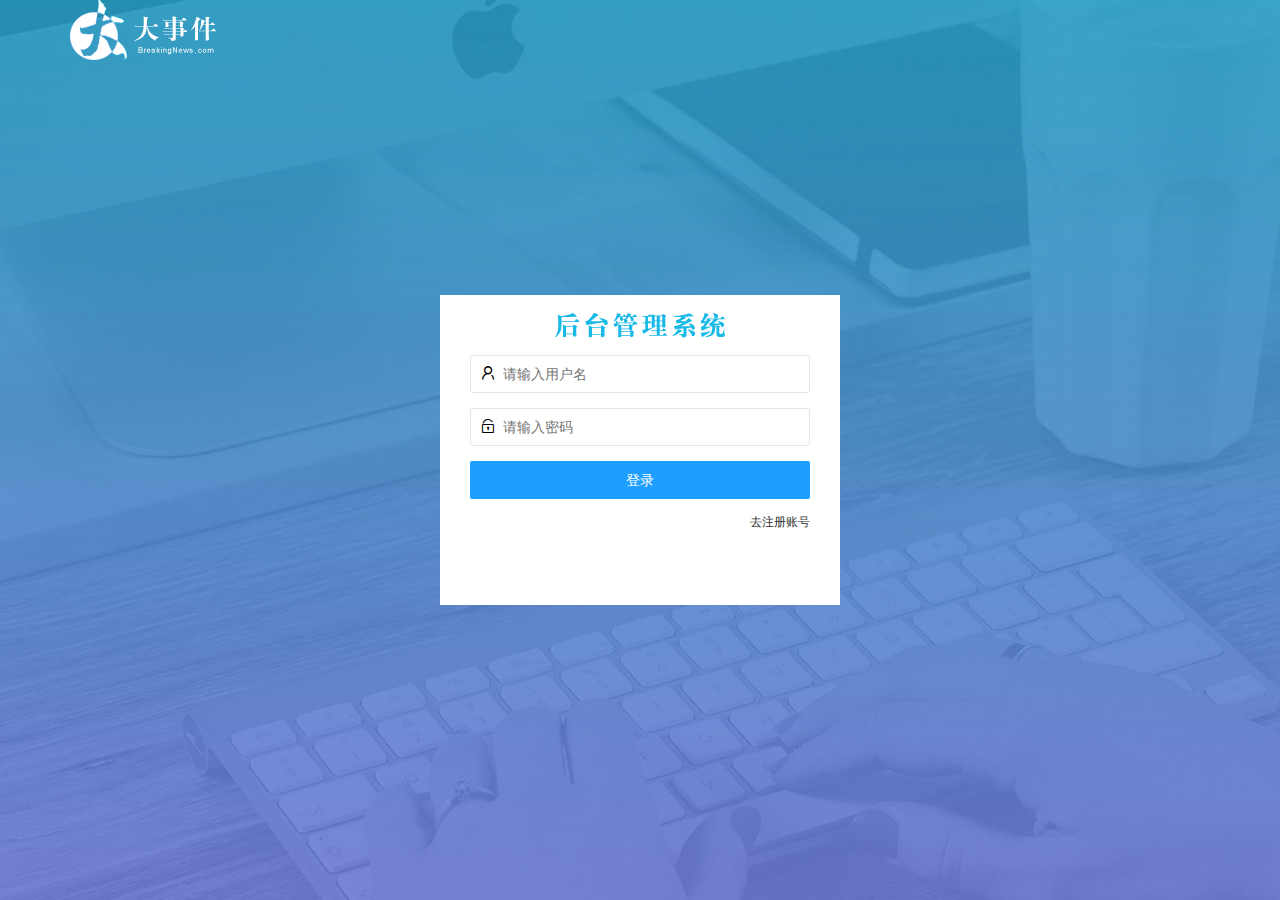
<file: login.html>
<!DOCTYPE html>
<html lang="en">

<head>
    <meta charset="UTF-8">
    <meta http-equiv="X-UA-Compatible" content="IE=edge">
    <meta name="viewport" content="width=device-width, initial-scale=1.0">
    <title>大事件-登录/注册</title>
    <link rel="stylesheet" href="./assets/lib/layui/css/layui.css" />
    <link rel="stylesheet" href="./assets/css/login.css" />
</head>

<body>
    <!-- 头部的 Logo 区域 -->
    <div class="layui-main">
        <img src="./assets/images/logo.png" />
    </div>
    <!-- 登录注册区域 -->
    <div class="loginAndRegBox">
        <div class="title-box">

        </div>
        <!-- 登录的div -->
        <div class="login-box">
            <!-- 登录的表单 -->
            <form class="layui-form" id="form_login">
                <!-- 用户名 -->
                <div class="layui-form-item">
                    <i class="layui-icon layui-icon-username"></i>
                    <input type="text" name="username" required lay-verify="required" placeholder="请输入用户名" autocomplete="off" class="layui-input" />
                </div>
                <!-- 密码 -->
                <div class="layui-form-item">
                    <i class="layui-icon layui-icon-password"></i>
                    <input type="password" name="password" required lay-verify="required|pwd" placeholder="请输入密码" autocomplete="off" class="layui-input" />
                </div>
                <!-- 登录按钮 -->
                <div class="layui-form-item">
                    <!-- 注意：表单提交按钮和普通按钮的区别，就是 lay-submit 属性 -->
                    <button class="layui-btn layui-btn-fluid layui-btn-normal" lay-submit>登录</button>
                </div>
                <div class="layui-form-item links">
                    <a href="javascript:;" id="link_reg">去注册账号</a>
                </div>
            </form>
        </div>
        <!-- 注册的div -->
        <div class="reg-box">
            <!-- 注册的表单 -->
            <form class="layui-form" id="form_reg">
                <!-- 用户名 -->
                <div class="layui-form-item" id="form_reg">
                    <i class="layui-icon layui-icon-username"></i>
                    <input type="text" name="username" required lay-verify="required" placeholder="请输入用户名" autocomplete="off" class="layui-input" />
                </div>
                <!-- 密码 -->
                <div class="layui-form-item">
                    <i class="layui-icon layui-icon-password"></i>
                    <input type="password" name="password" required lay-verify="required|pwd" placeholder="请输入密码" autocomplete="off" class="layui-input" />
                </div>
                <!-- 密码确认框 -->
                <div class="layui-form-item">
                    <i class="layui-icon layui-icon-password"></i>
                    <input type="password" name="repassword" required lay-verify="required|pwd|repwd" placeholder="再次确认密码" autocomplete="off" class="layui-input" />
                </div>
                <!-- 注册按钮 -->
                <div class="layui-form-item">
                    <!-- 注意：表单提交按钮和普通按钮的区别，就是 lay-submit 属性 -->
                    <button class="layui-btn layui-btn-fluid layui-btn-normal" lay-submit>注册</button>
                </div>
                <div class="layui-form-item links">
                    <a href="javascript:;" id="link_login">去登录</a>
                </div>
            </form>
        </div>
    </div>

</body>
<script src="./assets/lib/layui/layui.all.js"></script>
<script src="./assets/lib/jquery.js"></script>
<script src="./assets/js/baseAPI.js"></script>
<script src="./assets/js/login.js"></script>


</html>
</file>
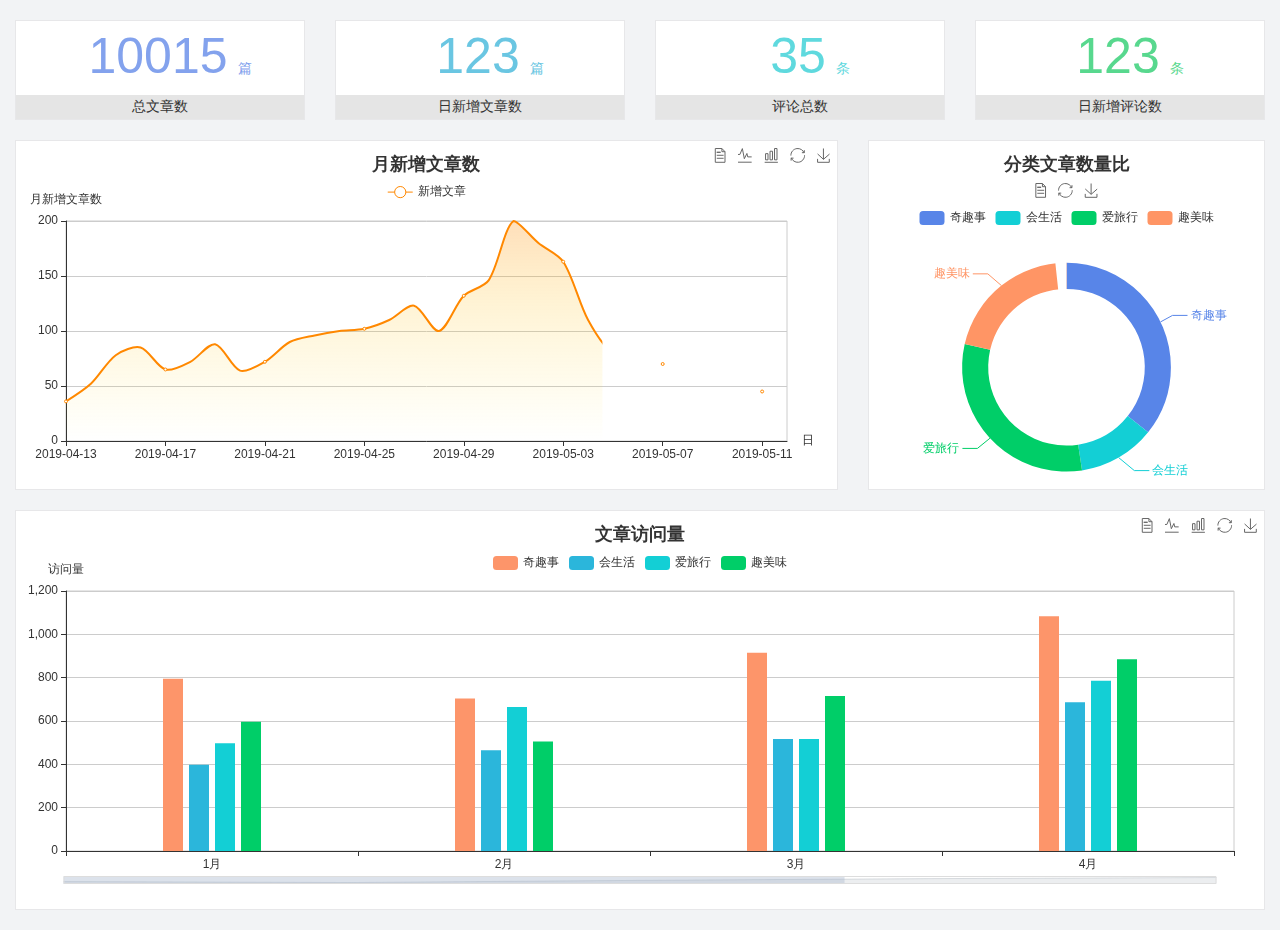
<file: home/dashboard.html>
<!DOCTYPE html>
<html lang="en">

<head>
  <meta charset="UTF-8">
  <meta name="viewport" content="width=device-width, initial-scale=1.0">
  <meta http-equiv="X-UA-Compatible" content="ie=edge">
  <title>图表统计</title>
  <link rel="stylesheet" href="../../assets/lib/bootstrap.css" />
  <link rel="stylesheet" href="../../assets/lib/main.css" />
  <script src="../../assets/lib/jquery.js"></script>
  <script type="text/javascript" src="../../assets/lib/echarts.min.js"></script>
</head>

<body>
  <div class="container-fluid">
    <div class="row spannel_list">
      <div class="col-sm-3 col-xs-6">
        <div class="spannel">
          <em>10015</em><span>篇</span>
          <b>总文章数</b>
        </div>
      </div>
      <div class="col-sm-3 col-xs-6">
        <div class="spannel scolor01">
          <em>123</em><span>篇</span>
          <b>日新增文章数</b>
        </div>
      </div>
      <div class="col-sm-3 col-xs-6">
        <div class="spannel scolor02">
          <em>35</em><span>条</span>
          <b>评论总数</b>
        </div>
      </div>
      <div class="col-sm-3 col-xs-6">
        <div class="spannel scolor03">
          <em>123</em><span>条</span>
          <b>日新增评论数</b>
        </div>
      </div>
    </div>
  </div>

  <div class="container-fluid">
    <div class="row curve-pie">
      <div class="col-lg-8 col-md-8">
        <div class="gragh_pannel" id="curve_show"></div>
      </div>
      <div class="col-lg-4 col-md-4">
        <div class="gragh_pannel" id="pie_show"></div>
      </div>
    </div>
  </div>

  <div class="container-fluid">
    <div class="column_pannel" id="column_show"></div>
  </div>

  <script>
    var oChart = echarts.init(document.getElementById('curve_show'));
    var aList_all = [
      { 'count': 36, 'date': '2019-04-13' },
      { 'count': 52, 'date': '2019-04-14' },
      { 'count': 78, 'date': '2019-04-15' },
      { 'count': 85, 'date': '2019-04-16' },
      { 'count': 65, 'date': '2019-04-17' },
      { 'count': 72, 'date': '2019-04-18' },
      { 'count': 88, 'date': '2019-04-19' },
      { 'count': 64, 'date': '2019-04-20' },
      { 'count': 72, 'date': '2019-04-21' },
      { 'count': 90, 'date': '2019-04-22' },
      { 'count': 96, 'date': '2019-04-23' },
      { 'count': 100, 'date': '2019-04-24' },
      { 'count': 102, 'date': '2019-04-25' },
      { 'count': 110, 'date': '2019-04-26' },
      { 'count': 123, 'date': '2019-04-27' },
      { 'count': 100, 'date': '2019-04-28' },
      { 'count': 132, 'date': '2019-04-29' },
      { 'count': 146, 'date': '2019-04-30' },
      { 'count': 200, 'date': '2019-05-01' },
      { 'count': 180, 'date': '2019-05-02' },
      { 'count': 163, 'date': '2019-05-03' },
      { 'count': 110, 'date': '2019-05-04' },
      { 'count': 80, 'date': '2019-05-05' },
      { 'count': 82, 'date': '2019-05-06' },
      { 'count': 70, 'date': '2019-05-07' },
      { 'count': 65, 'date': '2019-05-08' },
      { 'count': 54, 'date': '2019-05-09' },
      { 'count': 40, 'date': '2019-05-10' },
      { 'count': 45, 'date': '2019-05-11' },
      { 'count': 38, 'date': '2019-05-12' },
    ];

    let aCount = [];
    let aDate = [];

    for (var i = 0; i < aList_all.length; i++) {
      aCount.push(aList_all[i].count);
      aDate.push(aList_all[i].date);
    }

    var chartopt = {
      title: {
        text: '月新增文章数',
        left: 'center',
        top: '10'
      },
      tooltip: {
        trigger: 'axis'
      },
      legend: {
        data: ['新增文章'],
        top: '40'
      },
      toolbox: {
        show: true,
        feature: {
          mark: { show: true },
          dataView: { show: true, readOnly: false },
          magicType: { show: true, type: ['line', 'bar'] },
          restore: { show: true },
          saveAsImage: { show: true }
        }
      },
      calculable: true,
      xAxis: [
        {
          name: '日',
          type: 'category',
          boundaryGap: false,
          data: aDate
        }
      ],
      yAxis: [
        {
          name: '月新增文章数',
          type: 'value'
        }
      ],
      series: [
        {
          name: '新增文章',
          type: 'line',
          smooth: true,
          itemStyle: { normal: { areaStyle: { type: 'default' }, color: '#f80' }, lineStyle: { color: '#f80' } },
          data: aCount
        }],
      areaStyle: {
        normal: {
          color: new echarts.graphic.LinearGradient(0, 0, 0, 1, [{
            offset: 0,
            color: 'rgba(255,136,0,0.39)'
          }, {
            offset: .34,
            color: 'rgba(255,180,0,0.25)'
          }, {
            offset: 1,
            color: 'rgba(255,222,0,0.00)'
          }])

        }
      },
      grid: {
        show: true,
        x: 50,
        x2: 50,
        y: 80,
        height: 220
      }
    };

    oChart.setOption(chartopt);


    var oPie = echarts.init(document.getElementById('pie_show'));
    var oPieopt =
    {
      title: {
        top: 10,
        text: '分类文章数量比',
        x: 'center'
      },
      tooltip: {
        trigger: 'item',
        formatter: "{a} <br/>{b} : {c} ({d}%)"
      },
      color: ['#5885e8', '#13cfd5', '#00ce68', '#ff9565'],
      legend: {
        x: 'center',
        top: 65,
        data: ['奇趣事', '会生活', '爱旅行', '趣美味']
      },
      toolbox: {
        show: true,
        x: 'center',
        top: 35,
        feature: {
          mark: { show: true },
          dataView: { show: true, readOnly: false },
          magicType: {
            show: true,
            type: ['pie', 'funnel'],
            option: {
              funnel: {
                x: '25%',
                width: '50%',
                funnelAlign: 'left',
                max: 1548
              }
            }
          },
          restore: { show: true },
          saveAsImage: { show: true }
        }
      },
      calculable: true,
      series: [
        {
          name: '访问来源',
          type: 'pie',
          radius: ['45%', '60%'],
          center: ['50%', '65%'],
          data: [
            { value: 300, name: '奇趣事' },
            { value: 100, name: '会生活' },
            { value: 260, name: '爱旅行' },
            { value: 180, name: '趣美味' }
          ]
        }
      ]
    };
    oPie.setOption(oPieopt);



    var oColumn = this.echarts.init(document.getElementById('column_show'));
    var oColumnopt =
    {
      title: {
        text: '文章访问量',
        left: 'center',
        top: '10'
      },
      tooltip: {
        trigger: 'axis'
      },
      legend: {
        data: ['奇趣事', '会生活', '爱旅行', '趣美味'],
        top: '40'
      },
      toolbox: {
        show: true,
        feature: {
          mark: { show: true },
          dataView: { show: true, readOnly: false },
          magicType: { show: true, type: ['line', 'bar'] },
          restore: { show: true },
          saveAsImage: { show: true }
        }
      },
      calculable: true,
      xAxis: [
        {
          type: 'category',
          data: ['1月', '2月', '3月', '4月', '5月']
        }
      ],
      yAxis: [
        {
          name: '访问量',
          type: 'value'
        }
      ],
      series: [
        {
          name: '奇趣事',
          type: 'bar',
          barWidth: 20,
          itemStyle: {
            normal: { areaStyle: { type: 'default' }, color: '#fd956a' }
          },
          data: [800, 708, 920, 1090, 1200]
        },
        {
          name: '会生活',
          type: 'bar',
          barWidth: 20,
          itemStyle: {
            normal: { areaStyle: { type: 'default' }, color: '#2bb6db' }
          },
          data: [400, 468, 520, 690, 800]
        },
        {
          name: '爱旅行',
          type: 'bar',
          barWidth: 20,
          itemStyle: {
            normal: { areaStyle: { type: 'default' }, color: '#13cfd5' }
          },
          data: [500, 668, 520, 790, 900]
        },
        {
          name: '趣美味',
          type: 'bar',
          barWidth: 20,
          itemStyle: {
            normal: { areaStyle: { type: 'default' }, color: '#00ce68' }
          },
          data: [600, 508, 720, 890, 1000]
        }
      ],
      grid: {
        show: true,
        x: 50,
        x2: 30,
        y: 80,
        height: 260
      },
      dataZoom: [//给x轴设置滚动条
        {
          start: 0,//默认为0
          end: 100 - 1000 / 31,//默认为100
          type: 'slider',
          show: true,
          xAxisIndex: [0],
          handleSize: 0,//滑动条的 左右2个滑动条的大小
          height: 8,//组件高度
          left: 45, //左边的距离
          right: 50,//右边的距离
          bottom: 26,//右边的距离
          handleColor: '#ddd',//h滑动图标的颜色
          handleStyle: {
            borderColor: "#cacaca",
            borderWidth: "1",
            shadowBlur: 2,
            background: "#ddd",
            shadowColor: "#ddd",
          }
        }]
    };
    oColumn.setOption(oColumnopt);
  </script>
</body>

</html>
</file>
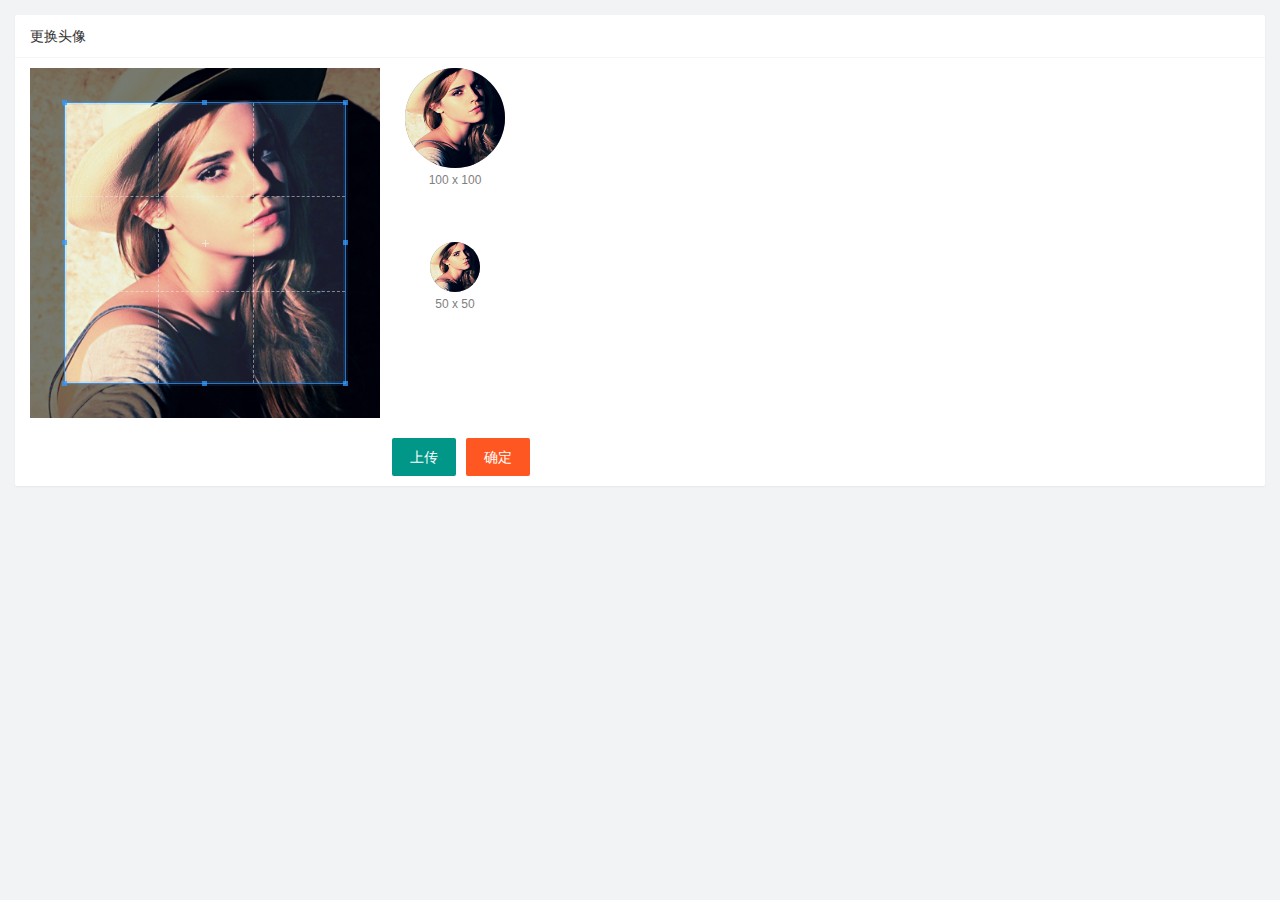
<file: user/user_avater.html>
<!DOCTYPE html>
<html lang="en">

<head>
    <meta charset="UTF-8" />
    <meta name="viewport" content="width=device-width, initial-scale=1.0" />
    <title>Document</title>
    <link rel="stylesheet" href="/assets/lib/layui/css/layui.css" />
    <link rel="stylesheet" href="/assets/lib/cropper/cropper.css" />
    <link rel="stylesheet" href="/assets/css/user/user_avatar.css" />
</head>

<body>
    <!-- 卡片区域 -->
    <div class="layui-card">
        <div class="layui-card-header">更换头像</div>
        <div class="layui-card-body">
            <!-- 第一行的图片裁剪和预览区域 -->
            <div class="row1">
                <!-- 图片裁剪区域 -->
                <div class="cropper-box">
                    <!-- 这个 img 标签很重要，将来会把它初始化为裁剪区域 -->
                    <img id="image" src="/assets/images/sample.jpg" />
                </div>
                <!-- 图片的预览区域 -->
                <div class="preview-box">
                    <div>
                        <!-- 宽高为 100px 的预览区域 -->
                        <div class="img-preview w100"></div>
                        <p class="size">100 x 100</p>
                    </div>
                    <div>
                        <!-- 宽高为 50px 的预览区域 -->
                        <div class="img-preview w50"></div>
                        <p class="size">50 x 50</p>
                    </div>
                </div>
            </div>

            <!-- 第二行的按钮区域 -->
            <div class="row2">
                <!-- 通过 accept 属性，可以指定，允许用户选择什么类型的文件 -->
                <input type="file" id="file" accept="image/png,image/jpeg" />
                <button type="button" class="layui-btn" id="btnChooseImage">上传</button>
                <button type="button" class="layui-btn layui-btn-danger" id="btnUpload">确定</button>
            </div>
        </div>
    </div>

    <script src="../assets/lib/layui/layui.all.js"></script>
    <script src="../assets/lib/jquery.js"></script>
    <script src="../assets/lib/cropper/Cropper.js"></script>
    <script src="../assets/lib/cropper/jquery-cropper.js"></script>
    <script src="../assets/js/baseAPI.js"></script>
    <script src="../assets/js/user/user_avatar.js"></script>
</body>

</html>
</file>
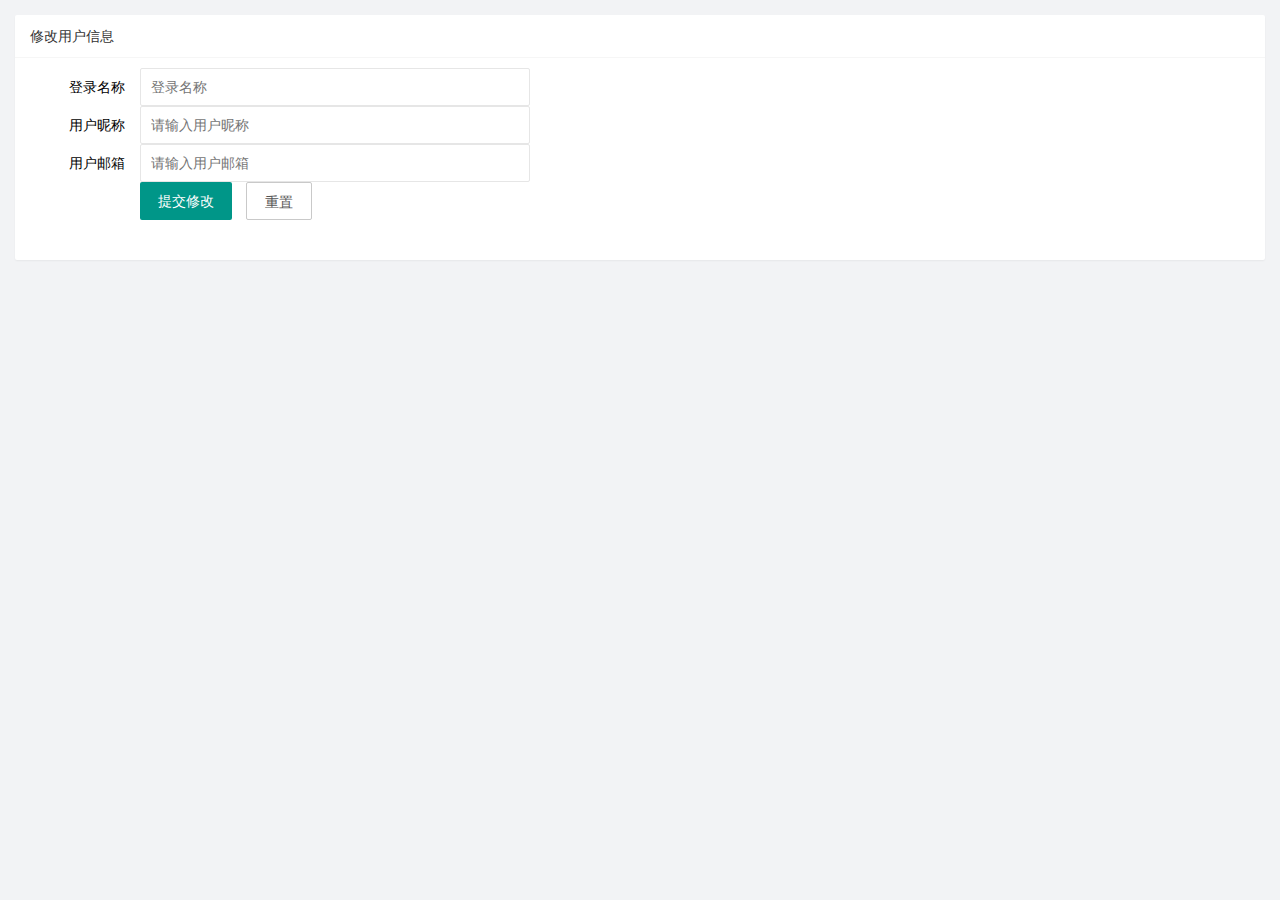
<file: user/user_info.html>
<!DOCTYPE html>
<html lang="en">

<head>
    <meta charset="UTF-8">
    <meta http-equiv="X-UA-Compatible" content="IE=edge">
    <meta name="viewport" content="width=device-width, initial-scale=1.0">
    <title>基本资料</title>
    <link rel="stylesheet" href="/assets/lib/layui/css/layui.css">
    <link rel="stylesheet" href="../assets/css/user/user_info.css">
</head>

<body>
    <div class="layui-card">
        <div class="layui-card-header">修改用户信息</div>
        <div class="layui-card-body">
            <form class="layui-form" lay-filter="formUserInfo">
                <input type="hidden" name="id" value="" />
                <!-- 提示：如果你不想用form，你可以换成div等任何一个普通元素 -->
                <div class="layui-form-item">
                    <label class="layui-form-label">登录名称</label>
                    <div class="layui-input-block">
                        <input type="text" name="username" placeholder="登录名称" autocomplete="off" class="layui-input" readonly>
                    </div>
                    <label class="layui-form-label">用户昵称</label>
                    <div class="layui-input-block">
                        <input type="text" name="nickname" placeholder="请输入用户昵称" autocomplete="off" class="layui-input" lay-verify="required|nickname">
                    </div>
                    <label class="layui-form-label">用户邮箱</label>
                    <div class="layui-input-block">
                        <input type="text" name="email" placeholder="请输入用户邮箱" autocomplete="off" class="layui-input" lay-verify="required|email">
                    </div>
                    <div class="layui-form-item">
                        <div class="layui-input-block">
                            <button class="layui-btn" lay-submit lay-filter="*">提交修改</button>
                            <button type="reset" class="layui-btn layui-btn-primary" id="btnReset">重置</button>
                        </div>
                    </div>
                </div>
            </form>
        </div>
    </div>
    <script src="../assets/lib/layui/layui.all.js"></script>
    <script src="../assets/lib/jquery.js"></script>
    <script src="../assets/js/baseAPI.js"></script>
    <script src="../assets/js/user/user_info.js"></script>
</body>

</html>
</file>
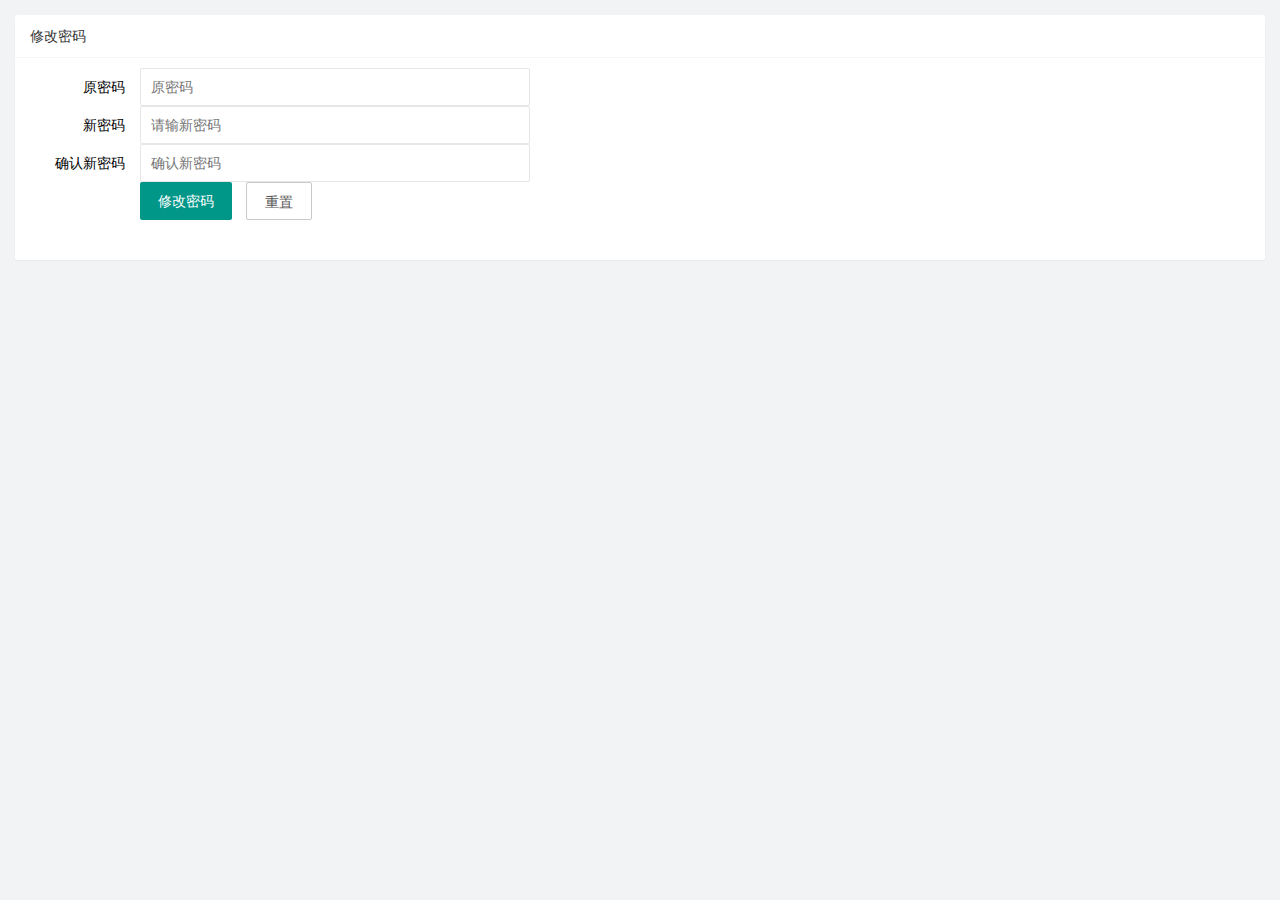
<file: user/user_pwd.html>
<!DOCTYPE html>
<html lang="en">

<head>
    <meta charset="UTF-8">
    <meta http-equiv="X-UA-Compatible" content="IE=edge">
    <meta name="viewport" content="width=device-width, initial-scale=1.0">
    <title>修改密码</title>
    <link rel="stylesheet" href="/assets/lib/layui/css/layui.css">
    <link rel="stylesheet" href="../assets/css/user/user_info.css">
</head>

<body>
    <div class="layui-card">
        <div class="layui-card-header">修改密码</div>
        <div class="layui-card-body">
            <form class="layui-form" lay-filter="formUserInfo">
                <input type="hidden" name="id" value="" />
                <!-- 提示：如果你不想用form，你可以换成div等任何一个普通元素 -->
                <div class="layui-form-item">
                    <label class="layui-form-label">原密码</label>
                    <div class="layui-input-block">
                        <input type="password" name="oldPwd" placeholder="原密码" autocomplete="off" class="layui-input" lay-verify="required|pwd">
                    </div>
                    <label class="layui-form-label">新密码</label>
                    <div class="layui-input-block">
                        <input type="password" name="newPwd" placeholder="请输新密码" autocomplete="off" class="layui-input" lay-verify="required|samePwd">
                    </div>
                    <label class="layui-form-label">确认新密码</label>
                    <div class="layui-input-block">
                        <input type="password" name="rePwd" placeholder="确认新密码" autocomplete="off" class="layui-input" lay-verify="required|rePwd">
                    </div>
                    <div class="layui-form-item">
                        <div class="layui-input-block">
                            <button class="layui-btn" lay-submit lay-filter="*">修改密码</button>
                            <button type="reset" class="layui-btn layui-btn-primary" id="btnReset">重置</button>
                        </div>
                    </div>
                </div>
            </form>
        </div>
    </div>
    <script src="../assets/lib/layui/layui.all.js"></script>
    <script src="../assets/lib/jquery.js"></script>
    <script src="../assets/js/baseAPI.js"></script>
    <script src="../assets/js/user/user_pwd.js"></script>
</body>

</html>
</file>
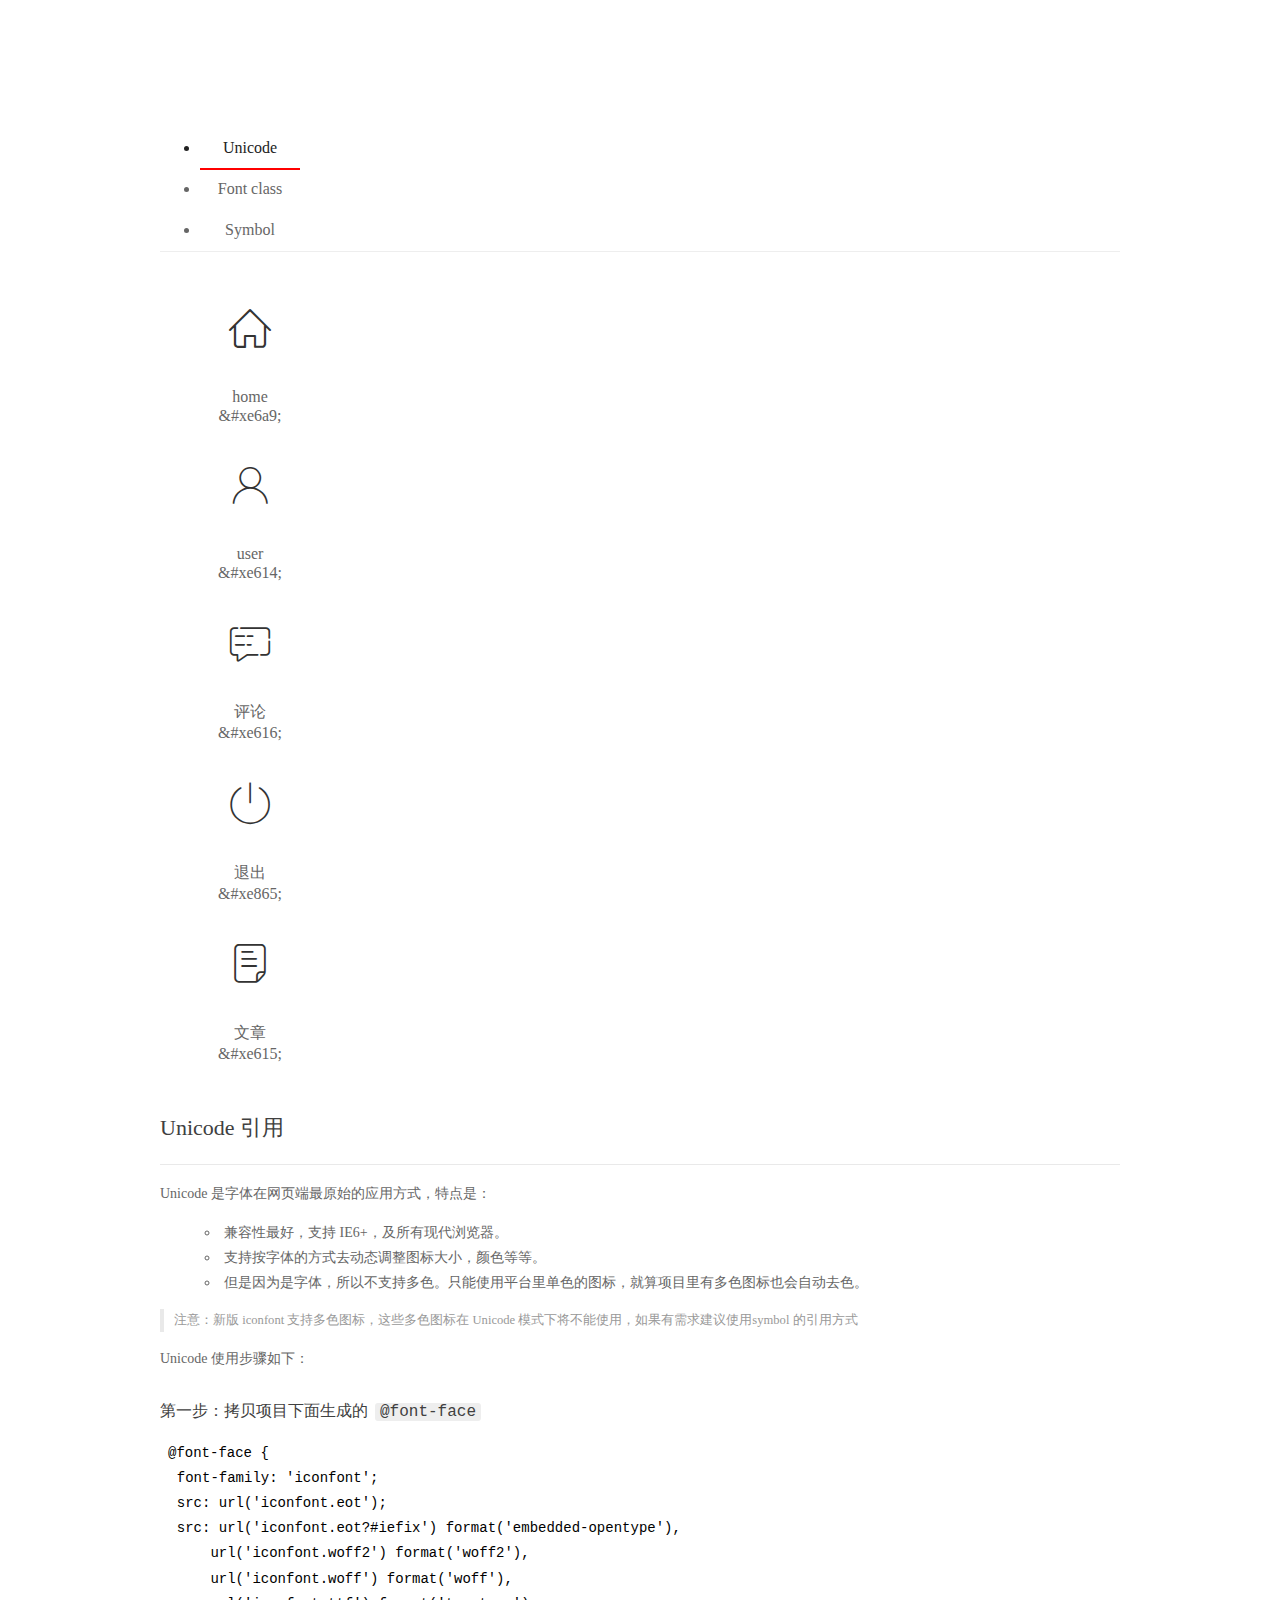
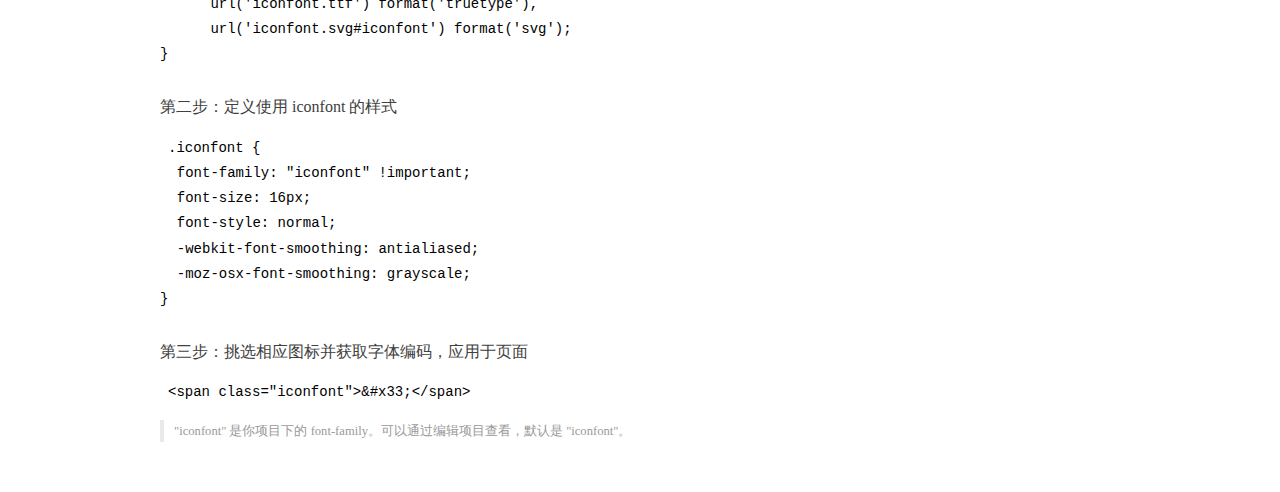
<file: assets/fonts/demo_index.html>
<!DOCTYPE html>
<html>
<head>
  <meta charset="utf-8"/>
  <title>IconFont Demo</title>
  <link rel="shortcut icon" href="https://gtms04.alicdn.com/tps/i4/TB1_oz6GVXXXXaFXpXXJDFnIXXX-64-64.ico" type="image/x-icon"/>
  <link rel="stylesheet" href="https://g.alicdn.com/thx/cube/1.3.2/cube.min.css">
  <link rel="stylesheet" href="demo.css">
  <link rel="stylesheet" href="iconfont.css">
  <script src="iconfont.js"></script>
  <!-- jQuery -->
  <script src="https://a1.alicdn.com/oss/uploads/2018/12/26/7bfddb60-08e8-11e9-9b04-53e73bb6408b.js"></script>
  <!-- 代码高亮 -->
  <script src="https://a1.alicdn.com/oss/uploads/2018/12/26/a3f714d0-08e6-11e9-8a15-ebf944d7534c.js"></script>
</head>
<body>
  <div class="main">
    <h1 class="logo"><a href="https://www.iconfont.cn/" title="iconfont 首页" target="_blank">&#xe86b;</a></h1>
    <div class="nav-tabs">
      <ul id="tabs" class="dib-box">
        <li class="dib active"><span>Unicode</span></li>
        <li class="dib"><span>Font class</span></li>
        <li class="dib"><span>Symbol</span></li>
      </ul>
      
    </div>
    <div class="tab-container">
      <div class="content unicode" style="display: block;">
          <ul class="icon_lists dib-box">
          
            <li class="dib">
              <span class="icon iconfont">&#xe6a9;</span>
                <div class="name">home</div>
                <div class="code-name">&amp;#xe6a9;</div>
              </li>
          
            <li class="dib">
              <span class="icon iconfont">&#xe614;</span>
                <div class="name">user</div>
                <div class="code-name">&amp;#xe614;</div>
              </li>
          
            <li class="dib">
              <span class="icon iconfont">&#xe616;</span>
                <div class="name">评论</div>
                <div class="code-name">&amp;#xe616;</div>
              </li>
          
            <li class="dib">
              <span class="icon iconfont">&#xe865;</span>
                <div class="name">退出</div>
                <div class="code-name">&amp;#xe865;</div>
              </li>
          
            <li class="dib">
              <span class="icon iconfont">&#xe615;</span>
                <div class="name">文章</div>
                <div class="code-name">&amp;#xe615;</div>
              </li>
          
          </ul>
          <div class="article markdown">
          <h2 id="unicode-">Unicode 引用</h2>
          <hr>

          <p>Unicode 是字体在网页端最原始的应用方式，特点是：</p>
          <ul>
            <li>兼容性最好，支持 IE6+，及所有现代浏览器。</li>
            <li>支持按字体的方式去动态调整图标大小，颜色等等。</li>
            <li>但是因为是字体，所以不支持多色。只能使用平台里单色的图标，就算项目里有多色图标也会自动去色。</li>
          </ul>
          <blockquote>
            <p>注意：新版 iconfont 支持多色图标，这些多色图标在 Unicode 模式下将不能使用，如果有需求建议使用symbol 的引用方式</p>
          </blockquote>
          <p>Unicode 使用步骤如下：</p>
          <h3 id="-font-face">第一步：拷贝项目下面生成的 <code>@font-face</code></h3>
<pre><code class="language-css"
>@font-face {
  font-family: 'iconfont';
  src: url('iconfont.eot');
  src: url('iconfont.eot?#iefix') format('embedded-opentype'),
      url('iconfont.woff2') format('woff2'),
      url('iconfont.woff') format('woff'),
      url('iconfont.ttf') format('truetype'),
      url('iconfont.svg#iconfont') format('svg');
}
</code></pre>
          <h3 id="-iconfont-">第二步：定义使用 iconfont 的样式</h3>
<pre><code class="language-css"
>.iconfont {
  font-family: "iconfont" !important;
  font-size: 16px;
  font-style: normal;
  -webkit-font-smoothing: antialiased;
  -moz-osx-font-smoothing: grayscale;
}
</code></pre>
          <h3 id="-">第三步：挑选相应图标并获取字体编码，应用于页面</h3>
<pre>
<code class="language-html"
>&lt;span class="iconfont"&gt;&amp;#x33;&lt;/span&gt;
</code></pre>
          <blockquote>
            <p>"iconfont" 是你项目下的 font-family。可以通过编辑项目查看，默认是 "iconfont"。</p>
          </blockquote>
          </div>
      </div>
      <div class="content font-class">
        <ul class="icon_lists dib-box">
          
          <li class="dib">
            <span class="icon iconfont icon-home"></span>
            <div class="name">
              home
            </div>
            <div class="code-name">.icon-home
            </div>
          </li>
          
          <li class="dib">
            <span class="icon iconfont icon-user"></span>
            <div class="name">
              user
            </div>
            <div class="code-name">.icon-user
            </div>
          </li>
          
          <li class="dib">
            <span class="icon iconfont icon-pinglun"></span>
            <div class="name">
              评论
            </div>
            <div class="code-name">.icon-pinglun
            </div>
          </li>
          
          <li class="dib">
            <span class="icon iconfont icon-tuichu"></span>
            <div class="name">
              退出
            </div>
            <div class="code-name">.icon-tuichu
            </div>
          </li>
          
          <li class="dib">
            <span class="icon iconfont icon-16"></span>
            <div class="name">
              文章
            </div>
            <div class="code-name">.icon-16
            </div>
          </li>
          
        </ul>
        <div class="article markdown">
        <h2 id="font-class-">font-class 引用</h2>
        <hr>

        <p>font-class 是 Unicode 使用方式的一种变种，主要是解决 Unicode 书写不直观，语意不明确的问题。</p>
        <p>与 Unicode 使用方式相比，具有如下特点：</p>
        <ul>
          <li>兼容性良好，支持 IE8+，及所有现代浏览器。</li>
          <li>相比于 Unicode 语意明确，书写更直观。可以很容易分辨这个 icon 是什么。</li>
          <li>因为使用 class 来定义图标，所以当要替换图标时，只需要修改 class 里面的 Unicode 引用。</li>
          <li>不过因为本质上还是使用的字体，所以多色图标还是不支持的。</li>
        </ul>
        <p>使用步骤如下：</p>
        <h3 id="-fontclass-">第一步：引入项目下面生成的 fontclass 代码：</h3>
<pre><code class="language-html">&lt;link rel="stylesheet" href="./iconfont.css"&gt;
</code></pre>
        <h3 id="-">第二步：挑选相应图标并获取类名，应用于页面：</h3>
<pre><code class="language-html">&lt;span class="iconfont icon-xxx"&gt;&lt;/span&gt;
</code></pre>
        <blockquote>
          <p>"
            iconfont" 是你项目下的 font-family。可以通过编辑项目查看，默认是 "iconfont"。</p>
        </blockquote>
      </div>
      </div>
      <div class="content symbol">
          <ul class="icon_lists dib-box">
          
            <li class="dib">
                <svg class="icon svg-icon" aria-hidden="true">
                  <use xlink:href="#icon-home"></use>
                </svg>
                <div class="name">home</div>
                <div class="code-name">#icon-home</div>
            </li>
          
            <li class="dib">
                <svg class="icon svg-icon" aria-hidden="true">
                  <use xlink:href="#icon-user"></use>
                </svg>
                <div class="name">user</div>
                <div class="code-name">#icon-user</div>
            </li>
          
            <li class="dib">
                <svg class="icon svg-icon" aria-hidden="true">
                  <use xlink:href="#icon-pinglun"></use>
                </svg>
                <div class="name">评论</div>
                <div class="code-name">#icon-pinglun</div>
            </li>
          
            <li class="dib">
                <svg class="icon svg-icon" aria-hidden="true">
                  <use xlink:href="#icon-tuichu"></use>
                </svg>
                <div class="name">退出</div>
                <div class="code-name">#icon-tuichu</div>
            </li>
          
            <li class="dib">
                <svg class="icon svg-icon" aria-hidden="true">
                  <use xlink:href="#icon-16"></use>
                </svg>
                <div class="name">文章</div>
                <div class="code-name">#icon-16</div>
            </li>
          
          </ul>
          <div class="article markdown">
          <h2 id="symbol-">Symbol 引用</h2>
          <hr>

          <p>这是一种全新的使用方式，应该说这才是未来的主流，也是平台目前推荐的用法。相关介绍可以参考这篇<a href="">文章</a>
            这种用法其实是做了一个 SVG 的集合，与另外两种相比具有如下特点：</p>
          <ul>
            <li>支持多色图标了，不再受单色限制。</li>
            <li>通过一些技巧，支持像字体那样，通过 <code>font-size</code>, <code>color</code> 来调整样式。</li>
            <li>兼容性较差，支持 IE9+，及现代浏览器。</li>
            <li>浏览器渲染 SVG 的性能一般，还不如 png。</li>
          </ul>
          <p>使用步骤如下：</p>
          <h3 id="-symbol-">第一步：引入项目下面生成的 symbol 代码：</h3>
<pre><code class="language-html">&lt;script src="./iconfont.js"&gt;&lt;/script&gt;
</code></pre>
          <h3 id="-css-">第二步：加入通用 CSS 代码（引入一次就行）：</h3>
<pre><code class="language-html">&lt;style&gt;
.icon {
  width: 1em;
  height: 1em;
  vertical-align: -0.15em;
  fill: currentColor;
  overflow: hidden;
}
&lt;/style&gt;
</code></pre>
          <h3 id="-">第三步：挑选相应图标并获取类名，应用于页面：</h3>
<pre><code class="language-html">&lt;svg class="icon" aria-hidden="true"&gt;
  &lt;use xlink:href="#icon-xxx"&gt;&lt;/use&gt;
&lt;/svg&gt;
</code></pre>
          </div>
      </div>

    </div>
  </div>
  <script>
  $(document).ready(function () {
      $('.tab-container .content:first').show()

      $('#tabs li').click(function (e) {
        var tabContent = $('.tab-container .content')
        var index = $(this).index()

        if ($(this).hasClass('active')) {
          return
        } else {
          $('#tabs li').removeClass('active')
          $(this).addClass('active')

          tabContent.hide().eq(index).fadeIn()
        }
      })
    })
  </script>
</body>
</html>
</file>
<file: assets/lib/layui/css/layui.css>
/** layui-v2.5.5 MIT License By https://www.layui.com */

.layui-inline,
img {
    display: inline-block;
    vertical-align: middle
}

h1,
h2,
h3,
h4,
h5,
h6 {
    font-weight: 400
}

.layui-edge,
.layui-header,
.layui-inline,
.layui-main {
    position: relative
}

.layui-body,
.layui-edge,
.layui-elip {
    overflow: hidden
}

.layui-btn,
.layui-edge,
.layui-inline,
img {
    vertical-align: middle
}

.layui-btn,
.layui-disabled,
.layui-icon,
.layui-unselect {
    -moz-user-select: none;
    -webkit-user-select: none;
    -ms-user-select: none
}

.layui-elip,
.layui-form-checkbox span,
.layui-form-pane .layui-form-label {
    text-overflow: ellipsis;
    white-space: nowrap
}

.layui-breadcrumb,
.layui-tree-btnGroup {
    visibility: hidden
}

blockquote,
body,
button,
dd,
div,
dl,
dt,
form,
h1,
h2,
h3,
h4,
h5,
h6,
input,
li,
ol,
p,
pre,
td,
textarea,
th,
ul {
    margin: 0;
    padding: 0;
    -webkit-tap-highlight-color: rgba(0, 0, 0, 0)
}

a:active,
a:hover {
    outline: 0
}

img {
    border: none
}

li {
    list-style: none
}

table {
    border-collapse: collapse;
    border-spacing: 0
}

h4,
h5,
h6 {
    font-size: 100%
}

button,
input,
optgroup,
option,
select,
textarea {
    font-family: inherit;
    font-size: inherit;
    font-style: inherit;
    font-weight: inherit;
    outline: 0
}

pre {
    white-space: pre-wrap;
    white-space: -moz-pre-wrap;
    white-space: -pre-wrap;
    white-space: -o-pre-wrap;
    word-wrap: break-word
}

body {
    line-height: 24px;
    font: 14px Helvetica Neue, Helvetica, PingFang SC, Tahoma, Arial, sans-serif
}

hr {
    height: 1px;
    margin: 10px 0;
    border: 0;
    clear: both
}

a {
    color: #333;
    text-decoration: none
}

a:hover {
    color: #777
}

a cite {
    font-style: normal;
    *cursor: pointer
}

.layui-border-box,
.layui-border-box * {
    box-sizing: border-box
}

.layui-box,
.layui-box * {
    box-sizing: content-box
}

.layui-clear {
    clear: both;
    *zoom: 1
}

.layui-clear:after {
    content: '\20';
    clear: both;
    *zoom: 1;
    display: block;
    height: 0
}

.layui-inline {
    *display: inline;
    *zoom: 1
}

.layui-edge {
    display: inline-block;
    width: 0;
    height: 0;
    border-width: 6px;
    border-style: dashed;
    border-color: transparent
}

.layui-edge-top {
    top: -4px;
    border-bottom-color: #999;
    border-bottom-style: solid
}

.layui-edge-right {
    border-left-color: #999;
    border-left-style: solid
}

.layui-edge-bottom {
    top: 2px;
    border-top-color: #999;
    border-top-style: solid
}

.layui-edge-left {
    border-right-color: #999;
    border-right-style: solid
}

.layui-disabled,
.layui-disabled:hover {
    color: #d2d2d2!important;
    cursor: not-allowed!important
}

.layui-circle {
    border-radius: 100%
}

.layui-show {
    display: block!important
}

.layui-hide {
    display: none!important
}

@font-face {
    font-family: layui-icon;
    src: url(../font/iconfont.eot?v=250);
    src: url(../font/iconfont.eot?v=250#iefix) format('embedded-opentype'), url(../font/iconfont.woff2?v=250) format('woff2'), url(../font/iconfont.woff?v=250) format('woff'), url(../font/iconfont.ttf?v=250) format('truetype'), url(../font/iconfont.svg?v=250#layui-icon) format('svg')
}

.layui-icon {
    font-family: layui-icon!important;
    font-size: 16px;
    font-style: normal;
    -webkit-font-smoothing: antialiased;
    -moz-osx-font-smoothing: grayscale
}

.layui-icon-reply-fill:before {
    content: "\e611"
}

.layui-icon-set-fill:before {
    content: "\e614"
}

.layui-icon-menu-fill:before {
    content: "\e60f"
}

.layui-icon-search:before {
    content: "\e615"
}

.layui-icon-share:before {
    content: "\e641"
}

.layui-icon-set-sm:before {
    content: "\e620"
}

.layui-icon-engine:before {
    content: "\e628"
}

.layui-icon-close:before {
    content: "\1006"
}

.layui-icon-close-fill:before {
    content: "\1007"
}

.layui-icon-chart-screen:before {
    content: "\e629"
}

.layui-icon-star:before {
    content: "\e600"
}

.layui-icon-circle-dot:before {
    content: "\e617"
}

.layui-icon-chat:before {
    content: "\e606"
}

.layui-icon-release:before {
    content: "\e609"
}

.layui-icon-list:before {
    content: "\e60a"
}

.layui-icon-chart:before {
    content: "\e62c"
}

.layui-icon-ok-circle:before {
    content: "\1005"
}

.layui-icon-layim-theme:before {
    content: "\e61b"
}

.layui-icon-table:before {
    content: "\e62d"
}

.layui-icon-right:before {
    content: "\e602"
}

.layui-icon-left:before {
    content: "\e603"
}

.layui-icon-cart-simple:before {
    content: "\e698"
}

.layui-icon-face-cry:before {
    content: "\e69c"
}

.layui-icon-face-smile:before {
    content: "\e6af"
}

.layui-icon-survey:before {
    content: "\e6b2"
}

.layui-icon-tree:before {
    content: "\e62e"
}

.layui-icon-upload-circle:before {
    content: "\e62f"
}

.layui-icon-add-circle:before {
    content: "\e61f"
}

.layui-icon-download-circle:before {
    content: "\e601"
}

.layui-icon-templeate-1:before {
    content: "\e630"
}

.layui-icon-util:before {
    content: "\e631"
}

.layui-icon-face-surprised:before {
    content: "\e664"
}

.layui-icon-edit:before {
    content: "\e642"
}

.layui-icon-speaker:before {
    content: "\e645"
}

.layui-icon-down:before {
    content: "\e61a"
}

.layui-icon-file:before {
    content: "\e621"
}

.layui-icon-layouts:before {
    content: "\e632"
}

.layui-icon-rate-half:before {
    content: "\e6c9"
}

.layui-icon-add-circle-fine:before {
    content: "\e608"
}

.layui-icon-prev-circle:before {
    content: "\e633"
}

.layui-icon-read:before {
    content: "\e705"
}

.layui-icon-404:before {
    content: "\e61c"
}

.layui-icon-carousel:before {
    content: "\e634"
}

.layui-icon-help:before {
    content: "\e607"
}

.layui-icon-code-circle:before {
    content: "\e635"
}

.layui-icon-water:before {
    content: "\e636"
}

.layui-icon-username:before {
    content: "\e66f"
}

.layui-icon-find-fill:before {
    content: "\e670"
}

.layui-icon-about:before {
    content: "\e60b"
}

.layui-icon-location:before {
    content: "\e715"
}

.layui-icon-up:before {
    content: "\e619"
}

.layui-icon-pause:before {
    content: "\e651"
}

.layui-icon-date:before {
    content: "\e637"
}

.layui-icon-layim-uploadfile:before {
    content: "\e61d"
}

.layui-icon-delete:before {
    content: "\e640"
}

.layui-icon-play:before {
    content: "\e652"
}

.layui-icon-top:before {
    content: "\e604"
}

.layui-icon-friends:before {
    content: "\e612"
}

.layui-icon-refresh-3:before {
    content: "\e9aa"
}

.layui-icon-ok:before {
    content: "\e605"
}

.layui-icon-layer:before {
    content: "\e638"
}

.layui-icon-face-smile-fine:before {
    content: "\e60c"
}

.layui-icon-dollar:before {
    content: "\e659"
}

.layui-icon-group:before {
    content: "\e613"
}

.layui-icon-layim-download:before {
    content: "\e61e"
}

.layui-icon-picture-fine:before {
    content: "\e60d"
}

.layui-icon-link:before {
    content: "\e64c"
}

.layui-icon-diamond:before {
    content: "\e735"
}

.layui-icon-log:before {
    content: "\e60e"
}

.layui-icon-rate-solid:before {
    content: "\e67a"
}

.layui-icon-fonts-del:before {
    content: "\e64f"
}

.layui-icon-unlink:before {
    content: "\e64d"
}

.layui-icon-fonts-clear:before {
    content: "\e639"
}

.layui-icon-triangle-r:before {
    content: "\e623"
}

.layui-icon-circle:before {
    content: "\e63f"
}

.layui-icon-radio:before {
    content: "\e643"
}

.layui-icon-align-center:before {
    content: "\e647"
}

.layui-icon-align-right:before {
    content: "\e648"
}

.layui-icon-align-left:before {
    content: "\e649"
}

.layui-icon-loading-1:before {
    content: "\e63e"
}

.layui-icon-return:before {
    content: "\e65c"
}

.layui-icon-fonts-strong:before {
    content: "\e62b"
}

.layui-icon-upload:before {
    content: "\e67c"
}

.layui-icon-dialogue:before {
    content: "\e63a"
}

.layui-icon-video:before {
    content: "\e6ed"
}

.layui-icon-headset:before {
    content: "\e6fc"
}

.layui-icon-cellphone-fine:before {
    content: "\e63b"
}

.layui-icon-add-1:before {
    content: "\e654"
}

.layui-icon-face-smile-b:before {
    content: "\e650"
}

.layui-icon-fonts-html:before {
    content: "\e64b"
}

.layui-icon-form:before {
    content: "\e63c"
}

.layui-icon-cart:before {
    content: "\e657"
}

.layui-icon-camera-fill:before {
    content: "\e65d"
}

.layui-icon-tabs:before {
    content: "\e62a"
}

.layui-icon-fonts-code:before {
    content: "\e64e"
}

.layui-icon-fire:before {
    content: "\e756"
}

.layui-icon-set:before {
    content: "\e716"
}

.layui-icon-fonts-u:before {
    content: "\e646"
}

.layui-icon-triangle-d:before {
    content: "\e625"
}

.layui-icon-tips:before {
    content: "\e702"
}

.layui-icon-picture:before {
    content: "\e64a"
}

.layui-icon-more-vertical:before {
    content: "\e671"
}

.layui-icon-flag:before {
    content: "\e66c"
}

.layui-icon-loading:before {
    content: "\e63d"
}

.layui-icon-fonts-i:before {
    content: "\e644"
}

.layui-icon-refresh-1:before {
    content: "\e666"
}

.layui-icon-rmb:before {
    content: "\e65e"
}

.layui-icon-home:before {
    content: "\e68e"
}

.layui-icon-user:before {
    content: "\e770"
}

.layui-icon-notice:before {
    content: "\e667"
}

.layui-icon-login-weibo:before {
    content: "\e675"
}

.layui-icon-voice:before {
    content: "\e688"
}

.layui-icon-upload-drag:before {
    content: "\e681"
}

.layui-icon-login-qq:before {
    content: "\e676"
}

.layui-icon-snowflake:before {
    content: "\e6b1"
}

.layui-icon-file-b:before {
    content: "\e655"
}

.layui-icon-template:before {
    content: "\e663"
}

.layui-icon-auz:before {
    content: "\e672"
}

.layui-icon-console:before {
    content: "\e665"
}

.layui-icon-app:before {
    content: "\e653"
}

.layui-icon-prev:before {
    content: "\e65a"
}

.layui-icon-website:before {
    content: "\e7ae"
}

.layui-icon-next:before {
    content: "\e65b"
}

.layui-icon-component:before {
    content: "\e857"
}

.layui-icon-more:before {
    content: "\e65f"
}

.layui-icon-login-wechat:before {
    content: "\e677"
}

.layui-icon-shrink-right:before {
    content: "\e668"
}

.layui-icon-spread-left:before {
    content: "\e66b"
}

.layui-icon-camera:before {
    content: "\e660"
}

.layui-icon-note:before {
    content: "\e66e"
}

.layui-icon-refresh:before {
    content: "\e669"
}

.layui-icon-female:before {
    content: "\e661"
}

.layui-icon-male:before {
    content: "\e662"
}

.layui-icon-password:before {
    content: "\e673"
}

.layui-icon-senior:before {
    content: "\e674"
}

.layui-icon-theme:before {
    content: "\e66a"
}

.layui-icon-tread:before {
    content: "\e6c5"
}

.layui-icon-praise:before {
    content: "\e6c6"
}

.layui-icon-star-fill:before {
    content: "\e658"
}

.layui-icon-rate:before {
    content: "\e67b"
}

.layui-icon-template-1:before {
    content: "\e656"
}

.layui-icon-vercode:before {
    content: "\e679"
}

.layui-icon-cellphone:before {
    content: "\e678"
}

.layui-icon-screen-full:before {
    content: "\e622"
}

.layui-icon-screen-restore:before {
    content: "\e758"
}

.layui-icon-cols:before {
    content: "\e610"
}

.layui-icon-export:before {
    content: "\e67d"
}

.layui-icon-print:before {
    content: "\e66d"
}

.layui-icon-slider:before {
    content: "\e714"
}

.layui-icon-addition:before {
    content: "\e624"
}

.layui-icon-subtraction:before {
    content: "\e67e"
}

.layui-icon-service:before {
    content: "\e626"
}

.layui-icon-transfer:before {
    content: "\e691"
}

.layui-main {
    width: 1140px;
    margin: 0 auto
}

.layui-header {
    z-index: 1000;
    height: 60px
}

.layui-header a:hover {
    transition: all .5s;
    -webkit-transition: all .5s
}

.layui-side {
    position: fixed;
    left: 0;
    top: 0;
    bottom: 0;
    z-index: 999;
    width: 200px;
    overflow-x: hidden
}

.layui-side-scroll {
    position: relative;
    width: 220px;
    height: 100%;
    overflow-x: hidden
}

.layui-body {
    position: absolute;
    left: 200px;
    right: 0;
    top: 0;
    bottom: 0;
    z-index: 998;
    width: auto;
    overflow-y: auto;
    box-sizing: border-box
}

.layui-layout-body {
    overflow: hidden
}

.layui-layout-admin .layui-header {
    background-color: #23262E
}

.layui-layout-admin .layui-side {
    top: 60px;
    width: 200px;
    overflow-x: hidden
}

.layui-layout-admin .layui-body {
    position: fixed;
    top: 60px;
    bottom: 44px
}

.layui-layout-admin .layui-main {
    width: auto;
    margin: 0 15px
}

.layui-layout-admin .layui-footer {
    position: fixed;
    left: 200px;
    right: 0;
    bottom: 0;
    height: 44px;
    line-height: 44px;
    padding: 0 15px;
    background-color: #eee
}

.layui-layout-admin .layui-logo {
    position: absolute;
    left: 0;
    top: 0;
    width: 200px;
    height: 100%;
    line-height: 60px;
    text-align: center;
    color: #009688;
    font-size: 16px
}

.layui-layout-admin .layui-header .layui-nav {
    background: 0 0
}

.layui-layout-left {
    position: absolute!important;
    left: 200px;
    top: 0
}

.layui-layout-right {
    position: absolute!important;
    right: 0;
    top: 0
}

.layui-container {
    position: relative;
    margin: 0 auto;
    padding: 0 15px;
    box-sizing: border-box
}

.layui-fluid {
    position: relative;
    margin: 0 auto;
    padding: 0 15px
}

.layui-row:after,
.layui-row:before {
    content: '';
    display: block;
    clear: both
}

.layui-col-lg1,
.layui-col-lg10,
.layui-col-lg11,
.layui-col-lg12,
.layui-col-lg2,
.layui-col-lg3,
.layui-col-lg4,
.layui-col-lg5,
.layui-col-lg6,
.layui-col-lg7,
.layui-col-lg8,
.layui-col-lg9,
.layui-col-md1,
.layui-col-md10,
.layui-col-md11,
.layui-col-md12,
.layui-col-md2,
.layui-col-md3,
.layui-col-md4,
.layui-col-md5,
.layui-col-md6,
.layui-col-md7,
.layui-col-md8,
.layui-col-md9,
.layui-col-sm1,
.layui-col-sm10,
.layui-col-sm11,
.layui-col-sm12,
.layui-col-sm2,
.layui-col-sm3,
.layui-col-sm4,
.layui-col-sm5,
.layui-col-sm6,
.layui-col-sm7,
.layui-col-sm8,
.layui-col-sm9,
.layui-col-xs1,
.layui-col-xs10,
.layui-col-xs11,
.layui-col-xs12,
.layui-col-xs2,
.layui-col-xs3,
.layui-col-xs4,
.layui-col-xs5,
.layui-col-xs6,
.layui-col-xs7,
.layui-col-xs8,
.layui-col-xs9 {
    position: relative;
    display: block;
    box-sizing: border-box
}

.layui-col-xs1,
.layui-col-xs10,
.layui-col-xs11,
.layui-col-xs12,
.layui-col-xs2,
.layui-col-xs3,
.layui-col-xs4,
.layui-col-xs5,
.layui-col-xs6,
.layui-col-xs7,
.layui-col-xs8,
.layui-col-xs9 {
    float: left
}

.layui-col-xs1 {
    width: 8.33333333%
}

.layui-col-xs2 {
    width: 16.66666667%
}

.layui-col-xs3 {
    width: 25%
}

.layui-col-xs4 {
    width: 33.33333333%
}

.layui-col-xs5 {
    width: 41.66666667%
}

.layui-col-xs6 {
    width: 50%
}

.layui-col-xs7 {
    width: 58.33333333%
}

.layui-col-xs8 {
    width: 66.66666667%
}

.layui-col-xs9 {
    width: 75%
}

.layui-col-xs10 {
    width: 83.33333333%
}

.layui-col-xs11 {
    width: 91.66666667%
}

.layui-col-xs12 {
    width: 100%
}

.layui-col-xs-offset1 {
    margin-left: 8.33333333%
}

.layui-col-xs-offset2 {
    margin-left: 16.66666667%
}

.layui-col-xs-offset3 {
    margin-left: 25%
}

.layui-col-xs-offset4 {
    margin-left: 33.33333333%
}

.layui-col-xs-offset5 {
    margin-left: 41.66666667%
}

.layui-col-xs-offset6 {
    margin-left: 50%
}

.layui-col-xs-offset7 {
    margin-left: 58.33333333%
}

.layui-col-xs-offset8 {
    margin-left: 66.66666667%
}

.layui-col-xs-offset9 {
    margin-left: 75%
}

.layui-col-xs-offset10 {
    margin-left: 83.33333333%
}

.layui-col-xs-offset11 {
    margin-left: 91.66666667%
}

.layui-col-xs-offset12 {
    margin-left: 100%
}

@media screen and (max-width:768px) {
    .layui-hide-xs {
        display: none!important
    }
    .layui-show-xs-block {
        display: block!important
    }
    .layui-show-xs-inline {
        display: inline!important
    }
    .layui-show-xs-inline-block {
        display: inline-block!important
    }
}

@media screen and (min-width:768px) {
    .layui-container {
        width: 750px
    }
    .layui-hide-sm {
        display: none!important
    }
    .layui-show-sm-block {
        display: block!important
    }
    .layui-show-sm-inline {
        display: inline!important
    }
    .layui-show-sm-inline-block {
        display: inline-block!important
    }
    .layui-col-sm1,
    .layui-col-sm10,
    .layui-col-sm11,
    .layui-col-sm12,
    .layui-col-sm2,
    .layui-col-sm3,
    .layui-col-sm4,
    .layui-col-sm5,
    .layui-col-sm6,
    .layui-col-sm7,
    .layui-col-sm8,
    .layui-col-sm9 {
        float: left
    }
    .layui-col-sm1 {
        width: 8.33333333%
    }
    .layui-col-sm2 {
        width: 16.66666667%
    }
    .layui-col-sm3 {
        width: 25%
    }
    .layui-col-sm4 {
        width: 33.33333333%
    }
    .layui-col-sm5 {
        width: 41.66666667%
    }
    .layui-col-sm6 {
        width: 50%
    }
    .layui-col-sm7 {
        width: 58.33333333%
    }
    .layui-col-sm8 {
        width: 66.66666667%
    }
    .layui-col-sm9 {
        width: 75%
    }
    .layui-col-sm10 {
        width: 83.33333333%
    }
    .layui-col-sm11 {
        width: 91.66666667%
    }
    .layui-col-sm12 {
        width: 100%
    }
    .layui-col-sm-offset1 {
        margin-left: 8.33333333%
    }
    .layui-col-sm-offset2 {
        margin-left: 16.66666667%
    }
    .layui-col-sm-offset3 {
        margin-left: 25%
    }
    .layui-col-sm-offset4 {
        margin-left: 33.33333333%
    }
    .layui-col-sm-offset5 {
        margin-left: 41.66666667%
    }
    .layui-col-sm-offset6 {
        margin-left: 50%
    }
    .layui-col-sm-offset7 {
        margin-left: 58.33333333%
    }
    .layui-col-sm-offset8 {
        margin-left: 66.66666667%
    }
    .layui-col-sm-offset9 {
        margin-left: 75%
    }
    .layui-col-sm-offset10 {
        margin-left: 83.33333333%
    }
    .layui-col-sm-offset11 {
        margin-left: 91.66666667%
    }
    .layui-col-sm-offset12 {
        margin-left: 100%
    }
}

@media screen and (min-width:992px) {
    .layui-container {
        width: 970px
    }
    .layui-hide-md {
        display: none!important
    }
    .layui-show-md-block {
        display: block!important
    }
    .layui-show-md-inline {
        display: inline!important
    }
    .layui-show-md-inline-block {
        display: inline-block!important
    }
    .layui-col-md1,
    .layui-col-md10,
    .layui-col-md11,
    .layui-col-md12,
    .layui-col-md2,
    .layui-col-md3,
    .layui-col-md4,
    .layui-col-md5,
    .layui-col-md6,
    .layui-col-md7,
    .layui-col-md8,
    .layui-col-md9 {
        float: left
    }
    .layui-col-md1 {
        width: 8.33333333%
    }
    .layui-col-md2 {
        width: 16.66666667%
    }
    .layui-col-md3 {
        width: 25%
    }
    .layui-col-md4 {
        width: 33.33333333%
    }
    .layui-col-md5 {
        width: 41.66666667%
    }
    .layui-col-md6 {
        width: 50%
    }
    .layui-col-md7 {
        width: 58.33333333%
    }
    .layui-col-md8 {
        width: 66.66666667%
    }
    .layui-col-md9 {
        width: 75%
    }
    .layui-col-md10 {
        width: 83.33333333%
    }
    .layui-col-md11 {
        width: 91.66666667%
    }
    .layui-col-md12 {
        width: 100%
    }
    .layui-col-md-offset1 {
        margin-left: 8.33333333%
    }
    .layui-col-md-offset2 {
        margin-left: 16.66666667%
    }
    .layui-col-md-offset3 {
        margin-left: 25%
    }
    .layui-col-md-offset4 {
        margin-left: 33.33333333%
    }
    .layui-col-md-offset5 {
        margin-left: 41.66666667%
    }
    .layui-col-md-offset6 {
        margin-left: 50%
    }
    .layui-col-md-offset7 {
        margin-left: 58.33333333%
    }
    .layui-col-md-offset8 {
        margin-left: 66.66666667%
    }
    .layui-col-md-offset9 {
        margin-left: 75%
    }
    .layui-col-md-offset10 {
        margin-left: 83.33333333%
    }
    .layui-col-md-offset11 {
        margin-left: 91.66666667%
    }
    .layui-col-md-offset12 {
        margin-left: 100%
    }
}

@media screen and (min-width:1200px) {
    .layui-container {
        width: 1170px
    }
    .layui-hide-lg {
        display: none!important
    }
    .layui-show-lg-block {
        display: block!important
    }
    .layui-show-lg-inline {
        display: inline!important
    }
    .layui-show-lg-inline-block {
        display: inline-block!important
    }
    .layui-col-lg1,
    .layui-col-lg10,
    .layui-col-lg11,
    .layui-col-lg12,
    .layui-col-lg2,
    .layui-col-lg3,
    .layui-col-lg4,
    .layui-col-lg5,
    .layui-col-lg6,
    .layui-col-lg7,
    .layui-col-lg8,
    .layui-col-lg9 {
        float: left
    }
    .layui-col-lg1 {
        width: 8.33333333%
    }
    .layui-col-lg2 {
        width: 16.66666667%
    }
    .layui-col-lg3 {
        width: 25%
    }
    .layui-col-lg4 {
        width: 33.33333333%
    }
    .layui-col-lg5 {
        width: 41.66666667%
    }
    .layui-col-lg6 {
        width: 50%
    }
    .layui-col-lg7 {
        width: 58.33333333%
    }
    .layui-col-lg8 {
        width: 66.66666667%
    }
    .layui-col-lg9 {
        width: 75%
    }
    .layui-col-lg10 {
        width: 83.33333333%
    }
    .layui-col-lg11 {
        width: 91.66666667%
    }
    .layui-col-lg12 {
        width: 100%
    }
    .layui-col-lg-offset1 {
        margin-left: 8.33333333%
    }
    .layui-col-lg-offset2 {
        margin-left: 16.66666667%
    }
    .layui-col-lg-offset3 {
        margin-left: 25%
    }
    .layui-col-lg-offset4 {
        margin-left: 33.33333333%
    }
    .layui-col-lg-offset5 {
        margin-left: 41.66666667%
    }
    .layui-col-lg-offset6 {
        margin-left: 50%
    }
    .layui-col-lg-offset7 {
        margin-left: 58.33333333%
    }
    .layui-col-lg-offset8 {
        margin-left: 66.66666667%
    }
    .layui-col-lg-offset9 {
        margin-left: 75%
    }
    .layui-col-lg-offset10 {
        margin-left: 83.33333333%
    }
    .layui-col-lg-offset11 {
        margin-left: 91.66666667%
    }
    .layui-col-lg-offset12 {
        margin-left: 100%
    }
}

.layui-col-space1 {
    margin: -.5px
}

.layui-col-space1>* {
    padding: .5px
}

.layui-col-space3 {
    margin: -1.5px
}

.layui-col-space3>* {
    padding: 1.5px
}

.layui-col-space5 {
    margin: -2.5px
}

.layui-col-space5>* {
    padding: 2.5px
}

.layui-col-space8 {
    margin: -3.5px
}

.layui-col-space8>* {
    padding: 3.5px
}

.layui-col-space10 {
    margin: -5px
}

.layui-col-space10>* {
    padding: 5px
}

.layui-col-space12 {
    margin: -6px
}

.layui-col-space12>* {
    padding: 6px
}

.layui-col-space15 {
    margin: -7.5px
}

.layui-col-space15>* {
    padding: 7.5px
}

.layui-col-space18 {
    margin: -9px
}

.layui-col-space18>* {
    padding: 9px
}

.layui-col-space20 {
    margin: -10px
}

.layui-col-space20>* {
    padding: 10px
}

.layui-col-space22 {
    margin: -11px
}

.layui-col-space22>* {
    padding: 11px
}

.layui-col-space25 {
    margin: -12.5px
}

.layui-col-space25>* {
    padding: 12.5px
}

.layui-col-space30 {
    margin: -15px
}

.layui-col-space30>* {
    padding: 15px
}

.layui-btn,
.layui-input,
.layui-select,
.layui-textarea,
.layui-upload-button {
    outline: 0;
    -webkit-appearance: none;
    transition: all .3s;
    -webkit-transition: all .3s;
    box-sizing: border-box
}

.layui-elem-quote {
    margin-bottom: 10px;
    padding: 15px;
    line-height: 22px;
    border-left: 5px solid #009688;
    border-radius: 0 2px 2px 0;
    background-color: #f2f2f2
}

.layui-quote-nm {
    border-style: solid;
    border-width: 1px 1px 1px 5px;
    background: 0 0
}

.layui-elem-field {
    margin-bottom: 10px;
    padding: 0;
    border-width: 1px;
    border-style: solid
}

.layui-elem-field legend {
    margin-left: 20px;
    padding: 0 10px;
    font-size: 20px;
    font-weight: 300
}

.layui-field-title {
    margin: 10px 0 20px;
    border-width: 1px 0 0
}

.layui-field-box {
    padding: 10px 15px
}

.layui-field-title .layui-field-box {
    padding: 10px 0
}

.layui-progress {
    position: relative;
    height: 6px;
    border-radius: 20px;
    background-color: #e2e2e2
}

.layui-progress-bar {
    position: absolute;
    left: 0;
    top: 0;
    width: 0;
    max-width: 100%;
    height: 6px;
    border-radius: 20px;
    text-align: right;
    background-color: #5FB878;
    transition: all .3s;
    -webkit-transition: all .3s
}

.layui-progress-big,
.layui-progress-big .layui-progress-bar {
    height: 18px;
    line-height: 18px
}

.layui-progress-text {
    position: relative;
    top: -20px;
    line-height: 18px;
    font-size: 12px;
    color: #666
}

.layui-progress-big .layui-progress-text {
    position: static;
    padding: 0 10px;
    color: #fff
}

.layui-collapse {
    border-width: 1px;
    border-style: solid;
    border-radius: 2px
}

.layui-colla-content,
.layui-colla-item {
    border-top-width: 1px;
    border-top-style: solid
}

.layui-colla-item:first-child {
    border-top: none
}

.layui-colla-title {
    position: relative;
    height: 42px;
    line-height: 42px;
    padding: 0 15px 0 35px;
    color: #333;
    background-color: #f2f2f2;
    cursor: pointer;
    font-size: 14px;
    overflow: hidden
}

.layui-colla-content {
    display: none;
    padding: 10px 15px;
    line-height: 22px;
    color: #666
}

.layui-colla-icon {
    position: absolute;
    left: 15px;
    top: 0;
    font-size: 14px
}

.layui-card {
    margin-bottom: 15px;
    border-radius: 2px;
    background-color: #fff;
    box-shadow: 0 1px 2px 0 rgba(0, 0, 0, .05)
}

.layui-card:last-child {
    margin-bottom: 0
}

.layui-card-header {
    position: relative;
    height: 42px;
    line-height: 42px;
    padding: 0 15px;
    border-bottom: 1px solid #f6f6f6;
    color: #333;
    border-radius: 2px 2px 0 0;
    font-size: 14px
}

.layui-bg-black,
.layui-bg-blue,
.layui-bg-cyan,
.layui-bg-green,
.layui-bg-orange,
.layui-bg-red {
    color: #fff!important
}

.layui-card-body {
    position: relative;
    padding: 10px 15px;
    line-height: 24px
}

.layui-card-body[pad15] {
    padding: 15px
}

.layui-card-body[pad20] {
    padding: 20px
}

.layui-card-body .layui-table {
    margin: 5px 0
}

.layui-card .layui-tab {
    margin: 0
}

.layui-panel-window {
    position: relative;
    padding: 15px;
    border-radius: 0;
    border-top: 5px solid #E6E6E6;
    background-color: #fff
}

.layui-auxiliar-moving {
    position: fixed;
    left: 0;
    right: 0;
    top: 0;
    bottom: 0;
    width: 100%;
    height: 100%;
    background: 0 0;
    z-index: 9999999999
}

.layui-form-label,
.layui-form-mid,
.layui-form-select,
.layui-input-block,
.layui-input-inline,
.layui-textarea {
    position: relative
}

.layui-bg-red {
    background-color: #FF5722!important
}

.layui-bg-orange {
    background-color: #FFB800!important
}

.layui-bg-green {
    background-color: #009688!important
}

.layui-bg-cyan {
    background-color: #2F4056!important
}

.layui-bg-blue {
    background-color: #1E9FFF!important
}

.layui-bg-black {
    background-color: #393D49!important
}

.layui-bg-gray {
    background-color: #eee!important;
    color: #666!important
}

.layui-badge-rim,
.layui-colla-content,
.layui-colla-item,
.layui-collapse,
.layui-elem-field,
.layui-form-pane .layui-form-item[pane],
.layui-form-pane .layui-form-label,
.layui-input,
.layui-layedit,
.layui-layedit-tool,
.layui-quote-nm,
.layui-select,
.layui-tab-bar,
.layui-tab-card,
.layui-tab-title,
.layui-tab-title .layui-this:after,
.layui-textarea {
    border-color: #e6e6e6
}

.layui-timeline-item:before,
hr {
    background-color: #e6e6e6
}

.layui-text {
    line-height: 22px;
    font-size: 14px;
    color: #666
}

.layui-text h1,
.layui-text h2,
.layui-text h3 {
    font-weight: 500;
    color: #333
}

.layui-text h1 {
    font-size: 30px
}

.layui-text h2 {
    font-size: 24px
}

.layui-text h3 {
    font-size: 18px
}

.layui-text a:not(.layui-btn) {
    color: #01AAED
}

.layui-text a:not(.layui-btn):hover {
    text-decoration: underline
}

.layui-text ul {
    padding: 5px 0 5px 15px
}

.layui-text ul li {
    margin-top: 5px;
    list-style-type: disc
}

.layui-text em,
.layui-word-aux {
    color: #999!important;
    padding: 0 5px!important
}

.layui-btn {
    display: inline-block;
    height: 38px;
    line-height: 38px;
    padding: 0 18px;
    background-color: #009688;
    color: #fff;
    white-space: nowrap;
    text-align: center;
    font-size: 14px;
    border: none;
    border-radius: 2px;
    cursor: pointer
}

.layui-btn:hover {
    opacity: .8;
    filter: alpha(opacity=80);
    color: #fff
}

.layui-btn:active {
    opacity: 1;
    filter: alpha(opacity=100)
}

.layui-btn+.layui-btn {
    margin-left: 10px
}

.layui-btn-container {
    font-size: 0
}

.layui-btn-container .layui-btn {
    margin-right: 10px;
    margin-bottom: 10px
}

.layui-btn-container .layui-btn+.layui-btn {
    margin-left: 0
}

.layui-table .layui-btn-container .layui-btn {
    margin-bottom: 9px
}

.layui-btn-radius {
    border-radius: 100px
}

.layui-btn .layui-icon {
    margin-right: 3px;
    font-size: 18px;
    vertical-align: bottom;
    vertical-align: middle\9
}

.layui-btn-primary {
    border: 1px solid #C9C9C9;
    background-color: #fff;
    color: #555
}

.layui-btn-primary:hover {
    border-color: #009688;
    color: #333
}

.layui-btn-normal {
    background-color: #1E9FFF
}

.layui-btn-warm {
    background-color: #FFB800
}

.layui-btn-danger {
    background-color: #FF5722
}

.layui-btn-checked {
    background-color: #5FB878
}

.layui-btn-disabled,
.layui-btn-disabled:active,
.layui-btn-disabled:hover {
    border: 1px solid #e6e6e6;
    background-color: #FBFBFB;
    color: #C9C9C9;
    cursor: not-allowed;
    opacity: 1
}

.layui-btn-lg {
    height: 44px;
    line-height: 44px;
    padding: 0 25px;
    font-size: 16px
}

.layui-btn-sm {
    height: 30px;
    line-height: 30px;
    padding: 0 10px;
    font-size: 12px
}

.layui-btn-sm i {
    font-size: 16px!important
}

.layui-btn-xs {
    height: 22px;
    line-height: 22px;
    padding: 0 5px;
    font-size: 12px
}

.layui-btn-xs i {
    font-size: 14px!important
}

.layui-btn-group {
    display: inline-block;
    vertical-align: middle;
    font-size: 0
}

.layui-btn-group .layui-btn {
    margin-left: 0!important;
    margin-right: 0!important;
    border-left: 1px solid rgba(255, 255, 255, .5);
    border-radius: 0
}

.layui-btn-group .layui-btn-primary {
    border-left: none
}

.layui-btn-group .layui-btn-primary:hover {
    border-color: #C9C9C9;
    color: #009688
}

.layui-btn-group .layui-btn:first-child {
    border-left: none;
    border-radius: 2px 0 0 2px
}

.layui-btn-group .layui-btn-primary:first-child {
    border-left: 1px solid #c9c9c9
}

.layui-btn-group .layui-btn:last-child {
    border-radius: 0 2px 2px 0
}

.layui-btn-group .layui-btn+.layui-btn {
    margin-left: 0
}

.layui-btn-group+.layui-btn-group {
    margin-left: 10px
}

.layui-btn-fluid {
    width: 100%
}

.layui-input,
.layui-select,
.layui-textarea {
    height: 38px;
    line-height: 1.3;
    line-height: 38px\9;
    border-width: 1px;
    border-style: solid;
    background-color: #fff;
    border-radius: 2px
}

.layui-input::-webkit-input-placeholder,
.layui-select::-webkit-input-placeholder,
.layui-textarea::-webkit-input-placeholder {
    line-height: 1.3
}

.layui-input,
.layui-textarea {
    display: block;
    width: 100%;
    padding-left: 10px
}

.layui-input:hover,
.layui-textarea:hover {
    border-color: #D2D2D2!important
}

.layui-input:focus,
.layui-textarea:focus {
    border-color: #C9C9C9!important
}

.layui-textarea {
    min-height: 100px;
    height: auto;
    line-height: 20px;
    padding: 6px 10px;
    resize: vertical
}

.layui-select {
    padding: 0 10px
}

.layui-form input[type=checkbox],
.layui-form input[type=radio],
.layui-form select {
    display: none
}

.layui-form [lay-ignore] {
    display: initial
}

.layui-form-item {
    margin-bottom: 15px;
    clear: both;
    *zoom: 1
}

.layui-form-item:after {
    content: '\20';
    clear: both;
    *zoom: 1;
    display: block;
    height: 0
}

.layui-form-label {
    float: left;
    display: block;
    padding: 9px 15px;
    width: 80px;
    font-weight: 400;
    line-height: 20px;
    text-align: right
}

.layui-form-label-col {
    display: block;
    float: none;
    padding: 9px 0;
    line-height: 20px;
    text-align: left
}

.layui-form-item .layui-inline {
    margin-bottom: 5px;
    margin-right: 10px
}

.layui-input-block {
    margin-left: 110px;
    min-height: 36px
}

.layui-input-inline {
    display: inline-block;
    vertical-align: middle
}

.layui-form-item .layui-input-inline {
    float: left;
    width: 190px;
    margin-right: 10px
}

.layui-form-text .layui-input-inline {
    width: auto
}

.layui-form-mid {
    float: left;
    display: block;
    padding: 9px 0!important;
    line-height: 20px;
    margin-right: 10px
}

.layui-form-danger+.layui-form-select .layui-input,
.layui-form-danger:focus {
    border-color: #FF5722!important
}

.layui-form-select .layui-input {
    padding-right: 30px;
    cursor: pointer
}

.layui-form-select .layui-edge {
    position: absolute;
    right: 10px;
    top: 50%;
    margin-top: -3px;
    cursor: pointer;
    border-width: 6px;
    border-top-color: #c2c2c2;
    border-top-style: solid;
    transition: all .3s;
    -webkit-transition: all .3s
}

.layui-form-select dl {
    display: none;
    position: absolute;
    left: 0;
    top: 42px;
    padding: 5px 0;
    z-index: 899;
    min-width: 100%;
    border: 1px solid #d2d2d2;
    max-height: 300px;
    overflow-y: auto;
    background-color: #fff;
    border-radius: 2px;
    box-shadow: 0 2px 4px rgba(0, 0, 0, .12);
    box-sizing: border-box
}

.layui-form-select dl dd,
.layui-form-select dl dt {
    padding: 0 10px;
    line-height: 36px;
    white-space: nowrap;
    overflow: hidden;
    text-overflow: ellipsis
}

.layui-form-select dl dt {
    font-size: 12px;
    color: #999
}

.layui-form-select dl dd {
    cursor: pointer
}

.layui-form-select dl dd:hover {
    background-color: #f2f2f2;
    -webkit-transition: .5s all;
    transition: .5s all
}

.layui-form-select .layui-select-group dd {
    padding-left: 20px
}

.layui-form-select dl dd.layui-select-tips {
    padding-left: 10px!important;
    color: #999
}

.layui-form-select dl dd.layui-this {
    background-color: #5FB878;
    color: #fff
}

.layui-form-checkbox,
.layui-form-select dl dd.layui-disabled {
    background-color: #fff
}

.layui-form-selected dl {
    display: block
}

.layui-form-checkbox,
.layui-form-checkbox *,
.layui-form-switch {
    display: inline-block;
    vertical-align: middle
}

.layui-form-selected .layui-edge {
    margin-top: -9px;
    -webkit-transform: rotate(180deg);
    transform: rotate(180deg);
    margin-top: -3px\9
}

:root .layui-form-selected .layui-edge {
    margin-top: -9px\0/IE9
}

.layui-form-selectup dl {
    top: auto;
    bottom: 42px
}

.layui-select-none {
    margin: 5px 0;
    text-align: center;
    color: #999
}

.layui-select-disabled .layui-disabled {
    border-color: #eee!important
}

.layui-select-disabled .layui-edge {
    border-top-color: #d2d2d2
}

.layui-form-checkbox {
    position: relative;
    height: 30px;
    line-height: 30px;
    margin-right: 10px;
    padding-right: 30px;
    cursor: pointer;
    font-size: 0;
    -webkit-transition: .1s linear;
    transition: .1s linear;
    box-sizing: border-box
}

.layui-form-checkbox span {
    padding: 0 10px;
    height: 100%;
    font-size: 14px;
    border-radius: 2px 0 0 2px;
    background-color: #d2d2d2;
    color: #fff;
    overflow: hidden
}

.layui-form-checkbox:hover span {
    background-color: #c2c2c2
}

.layui-form-checkbox i {
    position: absolute;
    right: 0;
    top: 0;
    width: 30px;
    height: 28px;
    border: 1px solid #d2d2d2;
    border-left: none;
    border-radius: 0 2px 2px 0;
    color: #fff;
    font-size: 20px;
    text-align: center
}

.layui-form-checkbox:hover i {
    border-color: #c2c2c2;
    color: #c2c2c2
}

.layui-form-checked,
.layui-form-checked:hover {
    border-color: #5FB878
}

.layui-form-checked span,
.layui-form-checked:hover span {
    background-color: #5FB878
}

.layui-form-checked i,
.layui-form-checked:hover i {
    color: #5FB878
}

.layui-form-item .layui-form-checkbox {
    margin-top: 4px
}

.layui-form-checkbox[lay-skin=primary] {
    height: auto!important;
    line-height: normal!important;
    min-width: 18px;
    min-height: 18px;
    border: none!important;
    margin-right: 0;
    padding-left: 28px;
    padding-right: 0;
    background: 0 0
}

.layui-form-checkbox[lay-skin=primary] span {
    padding-left: 0;
    padding-right: 15px;
    line-height: 18px;
    background: 0 0;
    color: #666
}

.layui-form-checkbox[lay-skin=primary] i {
    right: auto;
    left: 0;
    width: 16px;
    height: 16px;
    line-height: 16px;
    border: 1px solid #d2d2d2;
    font-size: 12px;
    border-radius: 2px;
    background-color: #fff;
    -webkit-transition: .1s linear;
    transition: .1s linear
}

.layui-form-checkbox[lay-skin=primary]:hover i {
    border-color: #5FB878;
    color: #fff
}

.layui-form-checked[lay-skin=primary] i {
    border-color: #5FB878!important;
    background-color: #5FB878;
    color: #fff
}

.layui-checkbox-disbaled[lay-skin=primary] span {
    background: 0 0!important;
    color: #c2c2c2
}

.layui-checkbox-disbaled[lay-skin=primary]:hover i {
    border-color: #d2d2d2
}

.layui-form-item .layui-form-checkbox[lay-skin=primary] {
    margin-top: 10px
}

.layui-form-switch {
    position: relative;
    height: 22px;
    line-height: 22px;
    min-width: 35px;
    padding: 0 5px;
    margin-top: 8px;
    border: 1px solid #d2d2d2;
    border-radius: 20px;
    cursor: pointer;
    background-color: #fff;
    -webkit-transition: .1s linear;
    transition: .1s linear
}

.layui-form-switch i {
    position: absolute;
    left: 5px;
    top: 3px;
    width: 16px;
    height: 16px;
    border-radius: 20px;
    background-color: #d2d2d2;
    -webkit-transition: .1s linear;
    transition: .1s linear
}

.layui-form-switch em {
    position: relative;
    top: 0;
    width: 25px;
    margin-left: 21px;
    padding: 0!important;
    text-align: center!important;
    color: #999!important;
    font-style: normal!important;
    font-size: 12px
}

.layui-form-onswitch {
    border-color: #5FB878;
    background-color: #5FB878
}

.layui-checkbox-disbaled,
.layui-checkbox-disbaled i {
    border-color: #e2e2e2!important
}

.layui-form-onswitch i {
    left: 100%;
    margin-left: -21px;
    background-color: #fff
}

.layui-form-onswitch em {
    margin-left: 5px;
    margin-right: 21px;
    color: #fff!important
}

.layui-checkbox-disbaled span {
    background-color: #e2e2e2!important
}

.layui-checkbox-disbaled:hover i {
    color: #fff!important
}

[lay-radio] {
    display: none
}

.layui-form-radio,
.layui-form-radio * {
    display: inline-block;
    vertical-align: middle
}

.layui-form-radio {
    line-height: 28px;
    margin: 6px 10px 0 0;
    padding-right: 10px;
    cursor: pointer;
    font-size: 0
}

.layui-form-radio * {
    font-size: 14px
}

.layui-form-radio>i {
    margin-right: 8px;
    font-size: 22px;
    color: #c2c2c2
}

.layui-form-radio>i:hover,
.layui-form-radioed>i {
    color: #5FB878
}

.layui-radio-disbaled>i {
    color: #e2e2e2!important
}

.layui-form-pane .layui-form-label {
    width: 110px;
    padding: 8px 15px;
    height: 38px;
    line-height: 20px;
    border-width: 1px;
    border-style: solid;
    border-radius: 2px 0 0 2px;
    text-align: center;
    background-color: #FBFBFB;
    overflow: hidden;
    box-sizing: border-box
}

.layui-form-pane .layui-input-inline {
    margin-left: -1px
}

.layui-form-pane .layui-input-block {
    margin-left: 110px;
    left: -1px
}

.layui-form-pane .layui-input {
    border-radius: 0 2px 2px 0
}

.layui-form-pane .layui-form-text .layui-form-label {
    float: none;
    width: 100%;
    border-radius: 2px;
    box-sizing: border-box;
    text-align: left
}

.layui-form-pane .layui-form-text .layui-input-inline {
    display: block;
    margin: 0;
    top: -1px;
    clear: both
}

.layui-form-pane .layui-form-text .layui-input-block {
    margin: 0;
    left: 0;
    top: -1px
}

.layui-form-pane .layui-form-text .layui-textarea {
    min-height: 100px;
    border-radius: 0 0 2px 2px
}

.layui-form-pane .layui-form-checkbox {
    margin: 4px 0 4px 10px
}

.layui-form-pane .layui-form-radio,
.layui-form-pane .layui-form-switch {
    margin-top: 6px;
    margin-left: 10px
}

.layui-form-pane .layui-form-item[pane] {
    position: relative;
    border-width: 1px;
    border-style: solid
}

.layui-form-pane .layui-form-item[pane] .layui-form-label {
    position: absolute;
    left: 0;
    top: 0;
    height: 100%;
    border-width: 0 1px 0 0
}

.layui-form-pane .layui-form-item[pane] .layui-input-inline {
    margin-left: 110px
}

@media screen and (max-width:450px) {
    .layui-form-item .layui-form-label {
        text-overflow: ellipsis;
        overflow: hidden;
        white-space: nowrap
    }
    .layui-form-item .layui-inline {
        display: block;
        margin-right: 0;
        margin-bottom: 20px;
        clear: both
    }
    .layui-form-item .layui-inline:after {
        content: '\20';
        clear: both;
        display: block;
        height: 0
    }
    .layui-form-item .layui-input-inline {
        display: block;
        float: none;
        left: -3px;
        width: auto;
        margin: 0 0 10px 112px
    }
    .layui-form-item .layui-input-inline+.layui-form-mid {
        margin-left: 110px;
        top: -5px;
        padding: 0
    }
    .layui-form-item .layui-form-checkbox {
        margin-right: 5px;
        margin-bottom: 5px
    }
}

.layui-layedit {
    border-width: 1px;
    border-style: solid;
    border-radius: 2px
}

.layui-layedit-tool {
    padding: 3px 5px;
    border-bottom-width: 1px;
    border-bottom-style: solid;
    font-size: 0
}

.layedit-tool-fixed {
    position: fixed;
    top: 0;
    border-top: 1px solid #e2e2e2
}

.layui-layedit-tool .layedit-tool-mid,
.layui-layedit-tool .layui-icon {
    display: inline-block;
    vertical-align: middle;
    text-align: center;
    font-size: 14px
}

.layui-layedit-tool .layui-icon {
    position: relative;
    width: 32px;
    height: 30px;
    line-height: 30px;
    margin: 3px 5px;
    color: #777;
    cursor: pointer;
    border-radius: 2px
}

.layui-layedit-tool .layui-icon:hover {
    color: #393D49
}

.layui-layedit-tool .layui-icon:active {
    color: #000
}

.layui-layedit-tool .layedit-tool-active {
    background-color: #e2e2e2;
    color: #000
}

.layui-layedit-tool .layui-disabled,
.layui-layedit-tool .layui-disabled:hover {
    color: #d2d2d2;
    cursor: not-allowed
}

.layui-layedit-tool .layedit-tool-mid {
    width: 1px;
    height: 18px;
    margin: 0 10px;
    background-color: #d2d2d2
}

.layedit-tool-html {
    width: 50px!important;
    font-size: 30px!important
}

.layedit-tool-b,
.layedit-tool-code,
.layedit-tool-help {
    font-size: 16px!important
}

.layedit-tool-d,
.layedit-tool-face,
.layedit-tool-image,
.layedit-tool-unlink {
    font-size: 18px!important
}

.layedit-tool-image input {
    position: absolute;
    font-size: 0;
    left: 0;
    top: 0;
    width: 100%;
    height: 100%;
    opacity: .01;
    filter: Alpha(opacity=1);
    cursor: pointer
}

.layui-layedit-iframe iframe {
    display: block;
    width: 100%
}

#LAY_layedit_code {
    overflow: hidden
}

.layui-laypage {
    display: inline-block;
    *display: inline;
    *zoom: 1;
    vertical-align: middle;
    margin: 10px 0;
    font-size: 0
}

.layui-laypage>a:first-child,
.layui-laypage>a:first-child em {
    border-radius: 2px 0 0 2px
}

.layui-laypage>a:last-child,
.layui-laypage>a:last-child em {
    border-radius: 0 2px 2px 0
}

.layui-laypage>:first-child {
    margin-left: 0!important
}

.layui-laypage>:last-child {
    margin-right: 0!important
}

.layui-laypage a,
.layui-laypage button,
.layui-laypage input,
.layui-laypage select,
.layui-laypage span {
    border: 1px solid #e2e2e2
}

.layui-laypage a,
.layui-laypage span {
    display: inline-block;
    *display: inline;
    *zoom: 1;
    vertical-align: middle;
    padding: 0 15px;
    height: 28px;
    line-height: 28px;
    margin: 0 -1px 5px 0;
    background-color: #fff;
    color: #333;
    font-size: 12px
}

.layui-flow-more a *,
.layui-laypage input,
.layui-table-view select[lay-ignore] {
    display: inline-block
}

.layui-laypage a:hover {
    color: #009688
}

.layui-laypage em {
    font-style: normal
}

.layui-laypage .layui-laypage-spr {
    color: #999;
    font-weight: 700
}

.layui-laypage a {
    text-decoration: none
}

.layui-laypage .layui-laypage-curr {
    position: relative
}

.layui-laypage .layui-laypage-curr em {
    position: relative;
    color: #fff
}

.layui-laypage .layui-laypage-curr .layui-laypage-em {
    position: absolute;
    left: -1px;
    top: -1px;
    padding: 1px;
    width: 100%;
    height: 100%;
    background-color: #009688
}

.layui-laypage-em {
    border-radius: 2px
}

.layui-laypage-next em,
.layui-laypage-prev em {
    font-family: Sim sun;
    font-size: 16px
}

.layui-laypage .layui-laypage-count,
.layui-laypage .layui-laypage-limits,
.layui-laypage .layui-laypage-refresh,
.layui-laypage .layui-laypage-skip {
    margin-left: 10px;
    margin-right: 10px;
    padding: 0;
    border: none
}

.layui-laypage .layui-laypage-limits,
.layui-laypage .layui-laypage-refresh {
    vertical-align: top
}

.layui-laypage .layui-laypage-refresh i {
    font-size: 18px;
    cursor: pointer
}

.layui-laypage select {
    height: 22px;
    padding: 3px;
    border-radius: 2px;
    cursor: pointer
}

.layui-laypage .layui-laypage-skip {
    height: 30px;
    line-height: 30px;
    color: #999
}

.layui-laypage button,
.layui-laypage input {
    height: 30px;
    line-height: 30px;
    border-radius: 2px;
    vertical-align: top;
    background-color: #fff;
    box-sizing: border-box
}

.layui-laypage input {
    width: 40px;
    margin: 0 10px;
    padding: 0 3px;
    text-align: center
}

.layui-laypage input:focus,
.layui-laypage select:focus {
    border-color: #009688!important
}

.layui-laypage button {
    margin-left: 10px;
    padding: 0 10px;
    cursor: pointer
}

.layui-table,
.layui-table-view {
    margin: 10px 0
}

.layui-flow-more {
    margin: 10px 0;
    text-align: center;
    color: #999;
    font-size: 14px
}

.layui-flow-more a {
    height: 32px;
    line-height: 32px
}

.layui-flow-more a * {
    vertical-align: top
}

.layui-flow-more a cite {
    padding: 0 20px;
    border-radius: 3px;
    background-color: #eee;
    color: #333;
    font-style: normal
}

.layui-flow-more a cite:hover {
    opacity: .8
}

.layui-flow-more a i {
    font-size: 30px;
    color: #737383
}

.layui-table {
    width: 100%;
    background-color: #fff;
    color: #666
}

.layui-table tr {
    transition: all .3s;
    -webkit-transition: all .3s
}

.layui-table th {
    text-align: left;
    font-weight: 400
}

.layui-table tbody tr:hover,
.layui-table thead tr,
.layui-table-click,
.layui-table-header,
.layui-table-hover,
.layui-table-mend,
.layui-table-patch,
.layui-table-tool,
.layui-table-total,
.layui-table-total tr,
.layui-table[lay-even] tr:nth-child(even) {
    background-color: #f2f2f2
}

.layui-table td,
.layui-table th,
.layui-table-col-set,
.layui-table-fixed-r,
.layui-table-grid-down,
.layui-table-header,
.layui-table-page,
.layui-table-tips-main,
.layui-table-tool,
.layui-table-total,
.layui-table-view,
.layui-table[lay-skin=line],
.layui-table[lay-skin=row] {
    border-width: 1px;
    border-style: solid;
    border-color: #e6e6e6
}

.layui-table td,
.layui-table th {
    position: relative;
    padding: 9px 15px;
    min-height: 20px;
    line-height: 20px;
    font-size: 14px
}

.layui-table[lay-skin=line] td,
.layui-table[lay-skin=line] th {
    border-width: 0 0 1px
}

.layui-table[lay-skin=row] td,
.layui-table[lay-skin=row] th {
    border-width: 0 1px 0 0
}

.layui-table[lay-skin=nob] td,
.layui-table[lay-skin=nob] th {
    border: none
}

.layui-table img {
    max-width: 100px
}

.layui-table[lay-size=lg] td,
.layui-table[lay-size=lg] th {
    padding: 15px 30px
}

.layui-table-view .layui-table[lay-size=lg] .layui-table-cell {
    height: 40px;
    line-height: 40px
}

.layui-table[lay-size=sm] td,
.layui-table[lay-size=sm] th {
    font-size: 12px;
    padding: 5px 10px
}

.layui-table-view .layui-table[lay-size=sm] .layui-table-cell {
    height: 20px;
    line-height: 20px
}

.layui-table[lay-data] {
    display: none
}

.layui-table-box {
    position: relative;
    overflow: hidden
}

.layui-table-view .layui-table {
    position: relative;
    width: auto;
    margin: 0
}

.layui-table-view .layui-table[lay-skin=line] {
    border-width: 0 1px 0 0
}

.layui-table-view .layui-table[lay-skin=row] {
    border-width: 0 0 1px
}

.layui-table-view .layui-table td,
.layui-table-view .layui-table th {
    padding: 5px 0;
    border-top: none;
    border-left: none
}

.layui-table-view .layui-table th.layui-unselect .layui-table-cell span {
    cursor: pointer
}

.layui-table-view .layui-table td {
    cursor: default
}

.layui-table-view .layui-table td[data-edit=text] {
    cursor: text
}

.layui-table-view .layui-form-checkbox[lay-skin=primary] i {
    width: 18px;
    height: 18px
}

.layui-table-view .layui-form-radio {
    line-height: 0;
    padding: 0
}

.layui-table-view .layui-form-radio>i {
    margin: 0;
    font-size: 20px
}

.layui-table-init {
    position: absolute;
    left: 0;
    top: 0;
    width: 100%;
    height: 100%;
    text-align: center;
    z-index: 110
}

.layui-table-init .layui-icon {
    position: absolute;
    left: 50%;
    top: 50%;
    margin: -15px 0 0 -15px;
    font-size: 30px;
    color: #c2c2c2
}

.layui-table-header {
    border-width: 0 0 1px;
    overflow: hidden
}

.layui-table-header .layui-table {
    margin-bottom: -1px
}

.layui-table-tool .layui-inline[lay-event] {
    position: relative;
    width: 26px;
    height: 26px;
    padding: 5px;
    line-height: 16px;
    margin-right: 10px;
    text-align: center;
    color: #333;
    border: 1px solid #ccc;
    cursor: pointer;
    -webkit-transition: .5s all;
    transition: .5s all
}

.layui-table-tool .layui-inline[lay-event]:hover {
    border: 1px solid #999
}

.layui-table-tool-temp {
    padding-right: 120px
}

.layui-table-tool-self {
    position: absolute;
    right: 17px;
    top: 10px
}

.layui-table-tool .layui-table-tool-self .layui-inline[lay-event] {
    margin: 0 0 0 10px
}

.layui-table-tool-panel {
    position: absolute;
    top: 29px;
    left: -1px;
    padding: 5px 0;
    min-width: 150px;
    min-height: 40px;
    border: 1px solid #d2d2d2;
    text-align: left;
    overflow-y: auto;
    background-color: #fff;
    box-shadow: 0 2px 4px rgba(0, 0, 0, .12)
}

.layui-table-cell,
.layui-table-tool-panel li {
    overflow: hidden;
    text-overflow: ellipsis;
    white-space: nowrap
}

.layui-table-tool-panel li {
    padding: 0 10px;
    line-height: 30px;
    -webkit-transition: .5s all;
    transition: .5s all
}

.layui-table-tool-panel li .layui-form-checkbox[lay-skin=primary] {
    width: 100%;
    padding-left: 28px
}

.layui-table-tool-panel li:hover {
    background-color: #f2f2f2
}

.layui-table-tool-panel li .layui-form-checkbox[lay-skin=primary] i {
    position: absolute;
    left: 0;
    top: 0
}

.layui-table-tool-panel li .layui-form-checkbox[lay-skin=primary] span {
    padding: 0
}

.layui-table-tool .layui-table-tool-self .layui-table-tool-panel {
    left: auto;
    right: -1px
}

.layui-table-col-set {
    position: absolute;
    right: 0;
    top: 0;
    width: 20px;
    height: 100%;
    border-width: 0 0 0 1px;
    background-color: #fff
}

.layui-table-sort {
    width: 10px;
    height: 20px;
    margin-left: 5px;
    cursor: pointer!important
}

.layui-table-sort .layui-edge {
    position: absolute;
    left: 5px;
    border-width: 5px
}

.layui-table-sort .layui-table-sort-asc {
    top: 3px;
    border-top: none;
    border-bottom-style: solid;
    border-bottom-color: #b2b2b2
}

.layui-table-sort .layui-table-sort-asc:hover {
    border-bottom-color: #666
}

.layui-table-sort .layui-table-sort-desc {
    bottom: 5px;
    border-bottom: none;
    border-top-style: solid;
    border-top-color: #b2b2b2
}

.layui-table-sort .layui-table-sort-desc:hover {
    border-top-color: #666
}

.layui-table-sort[lay-sort=asc] .layui-table-sort-asc {
    border-bottom-color: #000
}

.layui-table-sort[lay-sort=desc] .layui-table-sort-desc {
    border-top-color: #000
}

.layui-table-cell {
    height: 28px;
    line-height: 28px;
    padding: 0 15px;
    position: relative;
    box-sizing: border-box
}

.layui-table-cell .layui-form-checkbox[lay-skin=primary] {
    top: -1px;
    padding: 0
}

.layui-table-cell .layui-table-link {
    color: #01AAED
}

.laytable-cell-checkbox,
.laytable-cell-numbers,
.laytable-cell-radio,
.laytable-cell-space {
    padding: 0;
    text-align: center
}

.layui-table-body {
    position: relative;
    overflow: auto;
    margin-right: -1px;
    margin-bottom: -1px
}

.layui-table-body .layui-none {
    line-height: 26px;
    padding: 15px;
    text-align: center;
    color: #999
}

.layui-table-fixed {
    position: absolute;
    left: 0;
    top: 0;
    z-index: 101
}

.layui-table-fixed .layui-table-body {
    overflow: hidden
}

.layui-table-fixed-l {
    box-shadow: 0 -1px 8px rgba(0, 0, 0, .08)
}

.layui-table-fixed-r {
    left: auto;
    right: -1px;
    border-width: 0 0 0 1px;
    box-shadow: -1px 0 8px rgba(0, 0, 0, .08)
}

.layui-table-fixed-r .layui-table-header {
    position: relative;
    overflow: visible
}

.layui-table-mend {
    position: absolute;
    right: -49px;
    top: 0;
    height: 100%;
    width: 50px
}

.layui-table-tool {
    position: relative;
    z-index: 890;
    width: 100%;
    min-height: 50px;
    line-height: 30px;
    padding: 10px 15px;
    border-width: 0 0 1px
}

.layui-table-tool .layui-btn-container {
    margin-bottom: -10px
}

.layui-table-page,
.layui-table-total {
    border-width: 1px 0 0;
    margin-bottom: -1px;
    overflow: hidden
}

.layui-table-page {
    position: relative;
    width: 100%;
    padding: 7px 7px 0;
    height: 41px;
    font-size: 12px;
    white-space: nowrap
}

.layui-table-page>div {
    height: 26px
}

.layui-table-page .layui-laypage {
    margin: 0
}

.layui-table-page .layui-laypage a,
.layui-table-page .layui-laypage span {
    height: 26px;
    line-height: 26px;
    margin-bottom: 10px;
    border: none;
    background: 0 0
}

.layui-table-page .layui-laypage a,
.layui-table-page .layui-laypage span.layui-laypage-curr {
    padding: 0 12px
}

.layui-table-page .layui-laypage span {
    margin-left: 0;
    padding: 0
}

.layui-table-page .layui-laypage .layui-laypage-prev {
    margin-left: -7px!important
}

.layui-table-page .layui-laypage .layui-laypage-curr .layui-laypage-em {
    left: 0;
    top: 0;
    padding: 0
}

.layui-table-page .layui-laypage button,
.layui-table-page .layui-laypage input {
    height: 26px;
    line-height: 26px
}

.layui-table-page .layui-laypage input {
    width: 40px
}

.layui-table-page .layui-laypage button {
    padding: 0 10px
}

.layui-table-page select {
    height: 18px
}

.layui-table-patch .layui-table-cell {
    padding: 0;
    width: 30px
}

.layui-table-edit {
    position: absolute;
    left: 0;
    top: 0;
    width: 100%;
    height: 100%;
    padding: 0 14px 1px;
    border-radius: 0;
    box-shadow: 1px 1px 20px rgba(0, 0, 0, .15)
}

.layui-table-edit:focus {
    border-color: #5FB878!important
}

select.layui-table-edit {
    padding: 0 0 0 10px;
    border-color: #C9C9C9
}

.layui-table-view .layui-form-checkbox,
.layui-table-view .layui-form-radio,
.layui-table-view .layui-form-switch {
    top: 0;
    margin: 0;
    box-sizing: content-box
}

.layui-table-view .layui-form-checkbox {
    top: -1px;
    height: 26px;
    line-height: 26px
}

.layui-table-view .layui-form-checkbox i {
    height: 26px
}

.layui-table-grid .layui-table-cell {
    overflow: visible
}

.layui-table-grid-down {
    position: absolute;
    top: 0;
    right: 0;
    width: 26px;
    height: 100%;
    padding: 5px 0;
    border-width: 0 0 0 1px;
    text-align: center;
    background-color: #fff;
    color: #999;
    cursor: pointer
}

.layui-table-grid-down .layui-icon {
    position: absolute;
    top: 50%;
    left: 50%;
    margin: -8px 0 0 -8px
}

.layui-table-grid-down:hover {
    background-color: #fbfbfb
}

body .layui-table-tips .layui-layer-content {
    background: 0 0;
    padding: 0;
    box-shadow: 0 1px 6px rgba(0, 0, 0, .12)
}

.layui-table-tips-main {
    margin: -44px 0 0 -1px;
    max-height: 150px;
    padding: 8px 15px;
    font-size: 14px;
    overflow-y: scroll;
    background-color: #fff;
    color: #666
}

.layui-table-tips-c {
    position: absolute;
    right: -3px;
    top: -13px;
    width: 20px;
    height: 20px;
    padding: 3px;
    cursor: pointer;
    background-color: #666;
    border-radius: 50%;
    color: #fff
}

.layui-table-tips-c:hover {
    background-color: #777
}

.layui-table-tips-c:before {
    position: relative;
    right: -2px
}

.layui-upload-file {
    display: none!important;
    opacity: .01;
    filter: Alpha(opacity=1)
}

.layui-upload-drag,
.layui-upload-form,
.layui-upload-wrap {
    display: inline-block
}

.layui-upload-list {
    margin: 10px 0
}

.layui-upload-choose {
    padding: 0 10px;
    color: #999
}

.layui-upload-drag {
    position: relative;
    padding: 30px;
    border: 1px dashed #e2e2e2;
    background-color: #fff;
    text-align: center;
    cursor: pointer;
    color: #999
}

.layui-upload-drag .layui-icon {
    font-size: 50px;
    color: #009688
}

.layui-upload-drag[lay-over] {
    border-color: #009688
}

.layui-upload-iframe {
    position: absolute;
    width: 0;
    height: 0;
    border: 0;
    visibility: hidden
}

.layui-upload-wrap {
    position: relative;
    vertical-align: middle
}

.layui-upload-wrap .layui-upload-file {
    display: block!important;
    position: absolute;
    left: 0;
    top: 0;
    z-index: 10;
    font-size: 100px;
    width: 100%;
    height: 100%;
    opacity: .01;
    filter: Alpha(opacity=1);
    cursor: pointer
}

.layui-transfer-active,
.layui-transfer-box {
    display: inline-block;
    vertical-align: middle
}

.layui-transfer-box,
.layui-transfer-header,
.layui-transfer-search {
    border-width: 0;
    border-style: solid;
    border-color: #e6e6e6
}

.layui-transfer-box {
    position: relative;
    border-width: 1px;
    width: 200px;
    height: 360px;
    border-radius: 2px;
    background-color: #fff
}

.layui-transfer-box .layui-form-checkbox {
    width: 100%;
    margin: 0!important
}

.layui-transfer-header {
    height: 38px;
    line-height: 38px;
    padding: 0 10px;
    border-bottom-width: 1px
}

.layui-transfer-search {
    position: relative;
    padding: 10px;
    border-bottom-width: 1px
}

.layui-transfer-search .layui-input {
    height: 32px;
    padding-left: 30px;
    font-size: 12px
}

.layui-transfer-search .layui-icon-search {
    position: absolute;
    left: 20px;
    top: 50%;
    margin-top: -8px;
    color: #666
}

.layui-transfer-active {
    margin: 0 15px
}

.layui-transfer-active .layui-btn {
    display: block;
    margin: 0;
    padding: 0 15px;
    background-color: #5FB878;
    border-color: #5FB878;
    color: #fff
}

.layui-transfer-active .layui-btn-disabled {
    background-color: #FBFBFB;
    border-color: #e6e6e6;
    color: #C9C9C9
}

.layui-transfer-active .layui-btn:first-child {
    margin-bottom: 15px
}

.layui-transfer-active .layui-btn .layui-icon {
    margin: 0;
    font-size: 14px!important
}

.layui-transfer-data {
    padding: 5px 0;
    overflow: auto
}

.layui-transfer-data li {
    height: 32px;
    line-height: 32px;
    padding: 0 10px
}

.layui-transfer-data li:hover {
    background-color: #f2f2f2;
    transition: .5s all
}

.layui-transfer-data .layui-none {
    padding: 15px 10px;
    text-align: center;
    color: #999
}

.layui-nav {
    position: relative;
    padding: 0 20px;
    background-color: #393D49;
    color: #fff;
    border-radius: 2px;
    font-size: 0;
    box-sizing: border-box
}

.layui-nav * {
    font-size: 14px
}

.layui-nav .layui-nav-item {
    position: relative;
    display: inline-block;
    *display: inline;
    *zoom: 1;
    vertical-align: middle;
    line-height: 60px
}

.layui-nav .layui-nav-item a {
    display: block;
    padding: 0 20px;
    color: #fff;
    color: rgba(255, 255, 255, .7);
    transition: all .3s;
    -webkit-transition: all .3s
}

.layui-nav .layui-this:after,
.layui-nav-bar,
.layui-nav-tree .layui-nav-itemed:after {
    position: absolute;
    left: 0;
    top: 0;
    width: 0;
    height: 5px;
    background-color: #5FB878;
    transition: all .2s;
    -webkit-transition: all .2s
}

.layui-nav-bar {
    z-index: 1000
}

.layui-nav .layui-nav-item a:hover,
.layui-nav .layui-this a {
    color: #fff
}

.layui-nav .layui-this:after {
    content: '';
    top: auto;
    bottom: 0;
    width: 100%
}

.layui-nav-img {
    width: 30px;
    height: 30px;
    margin-right: 10px;
    border-radius: 50%
}

.layui-nav .layui-nav-more {
    content: '';
    width: 0;
    height: 0;
    border-style: solid dashed dashed;
    border-color: #fff transparent transparent;
    overflow: hidden;
    cursor: pointer;
    transition: all .2s;
    -webkit-transition: all .2s;
    position: absolute;
    top: 50%;
    right: 3px;
    margin-top: -3px;
    border-width: 6px;
    border-top-color: rgba(255, 255, 255, .7)
}

.layui-nav .layui-nav-mored,
.layui-nav-itemed>a .layui-nav-more {
    margin-top: -9px;
    border-style: dashed dashed solid;
    border-color: transparent transparent #fff
}

.layui-nav-child {
    display: none;
    position: absolute;
    left: 0;
    top: 65px;
    min-width: 100%;
    line-height: 36px;
    padding: 5px 0;
    box-shadow: 0 2px 4px rgba(0, 0, 0, .12);
    border: 1px solid #d2d2d2;
    background-color: #fff;
    z-index: 100;
    border-radius: 2px;
    white-space: nowrap
}

.layui-nav .layui-nav-child a {
    color: #333
}

.layui-nav .layui-nav-child a:hover {
    background-color: #f2f2f2;
    color: #000
}

.layui-nav-child dd {
    position: relative
}

.layui-nav .layui-nav-child dd.layui-this a,
.layui-nav-child dd.layui-this {
    background-color: #5FB878;
    color: #fff
}

.layui-nav-child dd.layui-this:after {
    display: none
}

.layui-nav-tree {
    width: 200px;
    padding: 0
}

.layui-nav-tree .layui-nav-item {
    display: block;
    width: 100%;
    line-height: 45px
}

.layui-nav-tree .layui-nav-item a {
    position: relative;
    height: 45px;
    line-height: 45px;
    text-overflow: ellipsis;
    overflow: hidden;
    white-space: nowrap
}

.layui-nav-tree .layui-nav-item a:hover {
    background-color: #4E5465
}

.layui-nav-tree .layui-nav-bar {
    width: 5px;
    height: 0;
    background-color: #009688
}

.layui-nav-tree .layui-nav-child dd.layui-this,
.layui-nav-tree .layui-nav-child dd.layui-this a,
.layui-nav-tree .layui-this,
.layui-nav-tree .layui-this>a,
.layui-nav-tree .layui-this>a:hover {
    background-color: #009688;
    color: #fff
}

.layui-nav-tree .layui-this:after {
    display: none
}

.layui-nav-itemed>a,
.layui-nav-tree .layui-nav-title a,
.layui-nav-tree .layui-nav-title a:hover {
    color: #fff!important
}

.layui-nav-tree .layui-nav-child {
    position: relative;
    z-index: 0;
    top: 0;
    border: none;
    box-shadow: none
}

.layui-nav-tree .layui-nav-child a {
    height: 40px;
    line-height: 40px;
    color: #fff;
    color: rgba(255, 255, 255, .7)
}

.layui-nav-tree .layui-nav-child,
.layui-nav-tree .layui-nav-child a:hover {
    background: 0 0;
    color: #fff
}

.layui-nav-tree .layui-nav-more {
    right: 10px
}

.layui-nav-itemed>.layui-nav-child {
    display: block;
    padding: 0;
    background-color: rgba(0, 0, 0, .3)!important
}

.layui-nav-itemed>.layui-nav-child>.layui-this>.layui-nav-child {
    display: block
}

.layui-nav-side {
    position: fixed;
    top: 0;
    bottom: 0;
    left: 0;
    overflow-x: hidden;
    z-index: 999
}

.layui-bg-blue .layui-nav-bar,
.layui-bg-blue .layui-nav-itemed:after,
.layui-bg-blue .layui-this:after {
    background-color: #93D1FF
}

.layui-bg-blue .layui-nav-child dd.layui-this {
    background-color: #1E9FFF
}

.layui-bg-blue .layui-nav-itemed>a,
.layui-nav-tree.layui-bg-blue .layui-nav-title a,
.layui-nav-tree.layui-bg-blue .layui-nav-title a:hover {
    background-color: #007DDB!important
}

.layui-breadcrumb {
    font-size: 0
}

.layui-breadcrumb>* {
    font-size: 14px
}

.layui-breadcrumb a {
    color: #999!important
}

.layui-breadcrumb a:hover {
    color: #5FB878!important
}

.layui-breadcrumb a cite {
    color: #666;
    font-style: normal
}

.layui-breadcrumb span[lay-separator] {
    margin: 0 10px;
    color: #999
}

.layui-tab {
    margin: 10px 0;
    text-align: left!important
}

.layui-tab[overflow]>.layui-tab-title {
    overflow: hidden
}

.layui-tab-title {
    position: relative;
    left: 0;
    height: 40px;
    white-space: nowrap;
    font-size: 0;
    border-bottom-width: 1px;
    border-bottom-style: solid;
    transition: all .2s;
    -webkit-transition: all .2s
}

.layui-tab-title li {
    display: inline-block;
    *display: inline;
    *zoom: 1;
    vertical-align: middle;
    font-size: 14px;
    transition: all .2s;
    -webkit-transition: all .2s;
    position: relative;
    line-height: 40px;
    min-width: 65px;
    padding: 0 15px;
    text-align: center;
    cursor: pointer
}

.layui-tab-title li a {
    display: block
}

.layui-tab-title .layui-this {
    color: #000
}

.layui-tab-title .layui-this:after {
    position: absolute;
    left: 0;
    top: 0;
    content: '';
    width: 100%;
    height: 41px;
    border-width: 1px;
    border-style: solid;
    border-bottom-color: #fff;
    border-radius: 2px 2px 0 0;
    box-sizing: border-box;
    pointer-events: none
}

.layui-tab-bar {
    position: absolute;
    right: 0;
    top: 0;
    z-index: 10;
    width: 30px;
    height: 39px;
    line-height: 39px;
    border-width: 1px;
    border-style: solid;
    border-radius: 2px;
    text-align: center;
    background-color: #fff;
    cursor: pointer
}

.layui-tab-bar .layui-icon {
    position: relative;
    display: inline-block;
    top: 3px;
    transition: all .3s;
    -webkit-transition: all .3s
}

.layui-tab-item {
    display: none
}

.layui-tab-more {
    padding-right: 30px;
    height: auto!important;
    white-space: normal!important
}

.layui-tab-more li.layui-this:after {
    border-bottom-color: #e2e2e2;
    border-radius: 2px
}

.layui-tab-more .layui-tab-bar .layui-icon {
    top: -2px;
    top: 3px\9;
    -webkit-transform: rotate(180deg);
    transform: rotate(180deg)
}

:root .layui-tab-more .layui-tab-bar .layui-icon {
    top: -2px\0/IE9
}

.layui-tab-content {
    padding: 10px
}

.layui-tab-title li .layui-tab-close {
    position: relative;
    display: inline-block;
    width: 18px;
    height: 18px;
    line-height: 20px;
    margin-left: 8px;
    top: 1px;
    text-align: center;
    font-size: 14px;
    color: #c2c2c2;
    transition: all .2s;
    -webkit-transition: all .2s
}

.layui-tab-title li .layui-tab-close:hover {
    border-radius: 2px;
    background-color: #FF5722;
    color: #fff
}

.layui-tab-brief>.layui-tab-title .layui-this {
    color: #009688
}

.layui-tab-brief>.layui-tab-more li.layui-this:after,
.layui-tab-brief>.layui-tab-title .layui-this:after {
    border: none;
    border-radius: 0;
    border-bottom: 2px solid #5FB878
}

.layui-tab-brief[overflow]>.layui-tab-title .layui-this:after {
    top: -1px
}

.layui-tab-card {
    border-width: 1px;
    border-style: solid;
    border-radius: 2px;
    box-shadow: 0 2px 5px 0 rgba(0, 0, 0, .1)
}

.layui-tab-card>.layui-tab-title {
    background-color: #f2f2f2
}

.layui-tab-card>.layui-tab-title li {
    margin-right: -1px;
    margin-left: -1px
}

.layui-tab-card>.layui-tab-title .layui-this {
    background-color: #fff
}

.layui-tab-card>.layui-tab-title .layui-this:after {
    border-top: none;
    border-width: 1px;
    border-bottom-color: #fff
}

.layui-tab-card>.layui-tab-title .layui-tab-bar {
    height: 40px;
    line-height: 40px;
    border-radius: 0;
    border-top: none;
    border-right: none
}

.layui-tab-card>.layui-tab-more .layui-this {
    background: 0 0;
    color: #5FB878
}

.layui-tab-card>.layui-tab-more .layui-this:after {
    border: none
}

.layui-timeline {
    padding-left: 5px
}

.layui-timeline-item {
    position: relative;
    padding-bottom: 20px
}

.layui-timeline-axis {
    position: absolute;
    left: -5px;
    top: 0;
    z-index: 10;
    width: 20px;
    height: 20px;
    line-height: 20px;
    background-color: #fff;
    color: #5FB878;
    border-radius: 50%;
    text-align: center;
    cursor: pointer
}

.layui-timeline-axis:hover {
    color: #FF5722
}

.layui-timeline-item:before {
    content: '';
    position: absolute;
    left: 5px;
    top: 0;
    z-index: 0;
    width: 1px;
    height: 100%
}

.layui-timeline-item:last-child:before {
    display: none
}

.layui-timeline-item:first-child:before {
    display: block
}

.layui-timeline-content {
    padding-left: 25px
}

.layui-timeline-title {
    position: relative;
    margin-bottom: 10px
}

.layui-badge,
.layui-badge-dot,
.layui-badge-rim {
    position: relative;
    display: inline-block;
    padding: 0 6px;
    font-size: 12px;
    text-align: center;
    background-color: #FF5722;
    color: #fff;
    border-radius: 2px
}

.layui-badge {
    height: 18px;
    line-height: 18px
}

.layui-badge-dot {
    width: 8px;
    height: 8px;
    padding: 0;
    border-radius: 50%
}

.layui-badge-rim {
    height: 18px;
    line-height: 18px;
    border-width: 1px;
    border-style: solid;
    background-color: #fff;
    color: #666
}

.layui-btn .layui-badge,
.layui-btn .layui-badge-dot {
    margin-left: 5px
}

.layui-nav .layui-badge,
.layui-nav .layui-badge-dot {
    position: absolute;
    top: 50%;
    margin: -8px 6px 0
}

.layui-tab-title .layui-badge,
.layui-tab-title .layui-badge-dot {
    left: 5px;
    top: -2px
}

.layui-carousel {
    position: relative;
    left: 0;
    top: 0;
    background-color: #f8f8f8
}

.layui-carousel>[carousel-item] {
    position: relative;
    width: 100%;
    height: 100%;
    overflow: hidden
}

.layui-carousel>[carousel-item]:before {
    position: absolute;
    content: '\e63d';
    left: 50%;
    top: 50%;
    width: 100px;
    line-height: 20px;
    margin: -10px 0 0 -50px;
    text-align: center;
    color: #c2c2c2;
    font-family: layui-icon!important;
    font-size: 30px;
    font-style: normal;
    -webkit-font-smoothing: antialiased;
    -moz-osx-font-smoothing: grayscale
}

.layui-carousel>[carousel-item]>* {
    display: none;
    position: absolute;
    left: 0;
    top: 0;
    width: 100%;
    height: 100%;
    background-color: #f8f8f8;
    transition-duration: .3s;
    -webkit-transition-duration: .3s
}

.layui-carousel-updown>* {
    -webkit-transition: .3s ease-in-out up;
    transition: .3s ease-in-out up
}

.layui-carousel-arrow {
    display: none\9;
    opacity: 0;
    position: absolute;
    left: 10px;
    top: 50%;
    margin-top: -18px;
    width: 36px;
    height: 36px;
    line-height: 36px;
    text-align: center;
    font-size: 20px;
    border: 0;
    border-radius: 50%;
    background-color: rgba(0, 0, 0, .2);
    color: #fff;
    -webkit-transition-duration: .3s;
    transition-duration: .3s;
    cursor: pointer
}

.layui-carousel-arrow[lay-type=add] {
    left: auto!important;
    right: 10px
}

.layui-carousel:hover .layui-carousel-arrow[lay-type=add],
.layui-carousel[lay-arrow=always] .layui-carousel-arrow[lay-type=add] {
    right: 20px
}

.layui-carousel[lay-arrow=always] .layui-carousel-arrow {
    opacity: 1;
    left: 20px
}

.layui-carousel[lay-arrow=none] .layui-carousel-arrow {
    display: none
}

.layui-carousel-arrow:hover,
.layui-carousel-ind ul:hover {
    background-color: rgba(0, 0, 0, .35)
}

.layui-carousel:hover .layui-carousel-arrow {
    display: block\9;
    opacity: 1;
    left: 20px
}

.layui-carousel-ind {
    position: relative;
    top: -35px;
    width: 100%;
    line-height: 0!important;
    text-align: center;
    font-size: 0
}

.layui-carousel[lay-indicator=outside] {
    margin-bottom: 30px
}

.layui-carousel[lay-indicator=outside] .layui-carousel-ind {
    top: 10px
}

.layui-carousel[lay-indicator=outside] .layui-carousel-ind ul {
    background-color: rgba(0, 0, 0, .5)
}

.layui-carousel[lay-indicator=none] .layui-carousel-ind {
    display: none
}

.layui-carousel-ind ul {
    display: inline-block;
    padding: 5px;
    background-color: rgba(0, 0, 0, .2);
    border-radius: 10px;
    -webkit-transition-duration: .3s;
    transition-duration: .3s
}

.layui-carousel-ind li {
    display: inline-block;
    width: 10px;
    height: 10px;
    margin: 0 3px;
    font-size: 14px;
    background-color: #e2e2e2;
    background-color: rgba(255, 255, 255, .5);
    border-radius: 50%;
    cursor: pointer;
    -webkit-transition-duration: .3s;
    transition-duration: .3s
}

.layui-carousel-ind li:hover {
    background-color: rgba(255, 255, 255, .7)
}

.layui-carousel-ind li.layui-this {
    background-color: #fff
}

.layui-carousel>[carousel-item]>.layui-carousel-next,
.layui-carousel>[carousel-item]>.layui-carousel-prev,
.layui-carousel>[carousel-item]>.layui-this {
    display: block
}

.layui-carousel>[carousel-item]>.layui-this {
    left: 0
}

.layui-carousel>[carousel-item]>.layui-carousel-prev {
    left: -100%
}

.layui-carousel>[carousel-item]>.layui-carousel-next {
    left: 100%
}

.layui-carousel>[carousel-item]>.layui-carousel-next.layui-carousel-left,
.layui-carousel>[carousel-item]>.layui-carousel-prev.layui-carousel-right {
    left: 0
}

.layui-carousel>[carousel-item]>.layui-this.layui-carousel-left {
    left: -100%
}

.layui-carousel>[carousel-item]>.layui-this.layui-carousel-right {
    left: 100%
}

.layui-carousel[lay-anim=updown] .layui-carousel-arrow {
    left: 50%!important;
    top: 20px;
    margin: 0 0 0 -18px
}

.layui-carousel[lay-anim=updown]>[carousel-item]>*,
.layui-carousel[lay-anim=fade]>[carousel-item]>* {
    left: 0!important
}

.layui-carousel[lay-anim=updown] .layui-carousel-arrow[lay-type=add] {
    top: auto!important;
    bottom: 20px
}

.layui-carousel[lay-anim=updown] .layui-carousel-ind {
    position: absolute;
    top: 50%;
    right: 20px;
    width: auto;
    height: auto
}

.layui-carousel[lay-anim=updown] .layui-carousel-ind ul {
    padding: 3px 5px
}

.layui-carousel[lay-anim=updown] .layui-carousel-ind li {
    display: block;
    margin: 6px 0
}

.layui-carousel[lay-anim=updown]>[carousel-item]>.layui-this {
    top: 0
}

.layui-carousel[lay-anim=updown]>[carousel-item]>.layui-carousel-prev {
    top: -100%
}

.layui-carousel[lay-anim=updown]>[carousel-item]>.layui-carousel-next {
    top: 100%
}

.layui-carousel[lay-anim=updown]>[carousel-item]>.layui-carousel-next.layui-carousel-left,
.layui-carousel[lay-anim=updown]>[carousel-item]>.layui-carousel-prev.layui-carousel-right {
    top: 0
}

.layui-carousel[lay-anim=updown]>[carousel-item]>.layui-this.layui-carousel-left {
    top: -100%
}

.layui-carousel[lay-anim=updown]>[carousel-item]>.layui-this.layui-carousel-right {
    top: 100%
}

.layui-carousel[lay-anim=fade]>[carousel-item]>.layui-carousel-next,
.layui-carousel[lay-anim=fade]>[carousel-item]>.layui-carousel-prev {
    opacity: 0
}

.layui-carousel[lay-anim=fade]>[carousel-item]>.layui-carousel-next.layui-carousel-left,
.layui-carousel[lay-anim=fade]>[carousel-item]>.layui-carousel-prev.layui-carousel-right {
    opacity: 1
}

.layui-carousel[lay-anim=fade]>[carousel-item]>.layui-this.layui-carousel-left,
.layui-carousel[lay-anim=fade]>[carousel-item]>.layui-this.layui-carousel-right {
    opacity: 0
}

.layui-fixbar {
    position: fixed;
    right: 15px;
    bottom: 15px;
    z-index: 999999
}

.layui-fixbar li {
    width: 50px;
    height: 50px;
    line-height: 50px;
    margin-bottom: 1px;
    text-align: center;
    cursor: pointer;
    font-size: 30px;
    background-color: #9F9F9F;
    color: #fff;
    border-radius: 2px;
    opacity: .95
}

.layui-fixbar li:hover {
    opacity: .85
}

.layui-fixbar li:active {
    opacity: 1
}

.layui-fixbar .layui-fixbar-top {
    display: none;
    font-size: 40px
}

body .layui-util-face {
    border: none;
    background: 0 0
}

body .layui-util-face .layui-layer-content {
    padding: 0;
    background-color: #fff;
    color: #666;
    box-shadow: none
}

.layui-util-face .layui-layer-TipsG {
    display: none
}

.layui-util-face ul {
    position: relative;
    width: 372px;
    padding: 10px;
    border: 1px solid #D9D9D9;
    background-color: #fff;
    box-shadow: 0 0 20px rgba(0, 0, 0, .2)
}

.layui-util-face ul li {
    cursor: pointer;
    float: left;
    border: 1px solid #e8e8e8;
    height: 22px;
    width: 26px;
    overflow: hidden;
    margin: -1px 0 0 -1px;
    padding: 4px 2px;
    text-align: center
}

.layui-util-face ul li:hover {
    position: relative;
    z-index: 2;
    border: 1px solid #eb7350;
    background: #fff9ec
}

.layui-code {
    position: relative;
    margin: 10px 0;
    padding: 15px;
    line-height: 20px;
    border: 1px solid #ddd;
    border-left-width: 6px;
    background-color: #F2F2F2;
    color: #333;
    font-family: Courier New;
    font-size: 12px
}

.layui-rate,
.layui-rate * {
    display: inline-block;
    vertical-align: middle
}

.layui-rate {
    padding: 10px 5px 10px 0;
    font-size: 0
}

.layui-rate li i.layui-icon {
    font-size: 20px;
    color: #FFB800;
    margin-right: 5px;
    transition: all .3s;
    -webkit-transition: all .3s
}

.layui-rate li i:hover {
    cursor: pointer;
    transform: scale(1.12);
    -webkit-transform: scale(1.12)
}

.layui-rate[readonly] li i:hover {
    cursor: default;
    transform: scale(1)
}

.layui-colorpicker {
    width: 26px;
    height: 26px;
    border: 1px solid #e6e6e6;
    padding: 5px;
    border-radius: 2px;
    line-height: 24px;
    display: inline-block;
    cursor: pointer;
    transition: all .3s;
    -webkit-transition: all .3s
}

.layui-colorpicker:hover {
    border-color: #d2d2d2
}

.layui-colorpicker.layui-colorpicker-lg {
    width: 34px;
    height: 34px;
    line-height: 32px
}

.layui-colorpicker.layui-colorpicker-sm {
    width: 24px;
    height: 24px;
    line-height: 22px
}

.layui-colorpicker.layui-colorpicker-xs {
    width: 22px;
    height: 22px;
    line-height: 20px
}

.layui-colorpicker-trigger-bgcolor {
    display: block;
    background: url([data-uri]);
    border-radius: 2px
}

.layui-colorpicker-trigger-span {
    display: block;
    height: 100%;
    box-sizing: border-box;
    border: 1px solid rgba(0, 0, 0, .15);
    border-radius: 2px;
    text-align: center
}

.layui-colorpicker-trigger-i {
    display: inline-block;
    color: #FFF;
    font-size: 12px
}

.layui-colorpicker-trigger-i.layui-icon-close {
    color: #999
}

.layui-colorpicker-main {
    position: absolute;
    z-index: 66666666;
    width: 280px;
    padding: 7px;
    background: #FFF;
    border: 1px solid #d2d2d2;
    border-radius: 2px;
    box-shadow: 0 2px 4px rgba(0, 0, 0, .12)
}

.layui-colorpicker-main-wrapper {
    height: 180px;
    position: relative
}

.layui-colorpicker-basis {
    width: 260px;
    height: 100%;
    position: relative
}

.layui-colorpicker-basis-white {
    width: 100%;
    height: 100%;
    position: absolute;
    top: 0;
    left: 0;
    background: linear-gradient(90deg, #FFF, hsla(0, 0%, 100%, 0))
}

.layui-colorpicker-basis-black {
    width: 100%;
    height: 100%;
    position: absolute;
    top: 0;
    left: 0;
    background: linear-gradient(0deg, #000, transparent)
}

.layui-colorpicker-basis-cursor {
    width: 10px;
    height: 10px;
    border: 1px solid #FFF;
    border-radius: 50%;
    position: absolute;
    top: -3px;
    right: -3px;
    cursor: pointer
}

.layui-colorpicker-side {
    position: absolute;
    top: 0;
    right: 0;
    width: 12px;
    height: 100%;
    background: linear-gradient(red, #FF0, #0F0, #0FF, #00F, #F0F, red)
}

.layui-colorpicker-side-slider {
    width: 100%;
    height: 5px;
    box-shadow: 0 0 1px #888;
    box-sizing: border-box;
    background: #FFF;
    border-radius: 1px;
    border: 1px solid #f0f0f0;
    cursor: pointer;
    position: absolute;
    left: 0
}

.layui-colorpicker-main-alpha {
    display: none;
    height: 12px;
    margin-top: 7px;
    background: url([data-uri])
}

.layui-colorpicker-alpha-bgcolor {
    height: 100%;
    position: relative
}

.layui-colorpicker-alpha-slider {
    width: 5px;
    height: 100%;
    box-shadow: 0 0 1px #888;
    box-sizing: border-box;
    background: #FFF;
    border-radius: 1px;
    border: 1px solid #f0f0f0;
    cursor: pointer;
    position: absolute;
    top: 0
}

.layui-colorpicker-main-pre {
    padding-top: 7px;
    font-size: 0
}

.layui-colorpicker-pre {
    width: 20px;
    height: 20px;
    border-radius: 2px;
    display: inline-block;
    margin-left: 6px;
    margin-bottom: 7px;
    cursor: pointer
}

.layui-colorpicker-pre:nth-child(11n+1) {
    margin-left: 0
}

.layui-colorpicker-pre-isalpha {
    background: url([data-uri])
}

.layui-colorpicker-pre.layui-this {
    box-shadow: 0 0 3px 2px rgba(0, 0, 0, .15)
}

.layui-colorpicker-pre>div {
    height: 100%;
    border-radius: 2px
}

.layui-colorpicker-main-input {
    text-align: right;
    padding-top: 7px
}

.layui-colorpicker-main-input .layui-btn-container .layui-btn {
    margin: 0 0 0 10px
}

.layui-colorpicker-main-input div.layui-inline {
    float: left;
    margin-right: 10px;
    font-size: 14px
}

.layui-colorpicker-main-input input.layui-input {
    width: 150px;
    height: 30px;
    color: #666
}

.layui-slider {
    height: 4px;
    background: #e2e2e2;
    border-radius: 3px;
    position: relative;
    cursor: pointer
}

.layui-slider-bar {
    border-radius: 3px;
    position: absolute;
    height: 100%
}

.layui-slider-step {
    position: absolute;
    top: 0;
    width: 4px;
    height: 4px;
    border-radius: 50%;
    background: #FFF;
    -webkit-transform: translateX(-50%);
    transform: translateX(-50%)
}

.layui-slider-wrap {
    width: 36px;
    height: 36px;
    position: absolute;
    top: -16px;
    -webkit-transform: translateX(-50%);
    transform: translateX(-50%);
    z-index: 10;
    text-align: center
}

.layui-slider-wrap-btn {
    width: 12px;
    height: 12px;
    border-radius: 50%;
    background: #FFF;
    display: inline-block;
    vertical-align: middle;
    cursor: pointer;
    transition: .3s
}

.layui-slider-wrap:after {
    content: "";
    height: 100%;
    display: inline-block;
    vertical-align: middle
}

.layui-slider-wrap-btn.layui-slider-hover,
.layui-slider-wrap-btn:hover {
    transform: scale(1.2)
}

.layui-slider-wrap-btn.layui-disabled:hover {
    transform: scale(1)!important
}

.layui-slider-tips {
    position: absolute;
    top: -42px;
    z-index: 66666666;
    white-space: nowrap;
    display: none;
    -webkit-transform: translateX(-50%);
    transform: translateX(-50%);
    color: #FFF;
    background: #000;
    border-radius: 3px;
    height: 25px;
    line-height: 25px;
    padding: 0 10px
}

.layui-slider-tips:after {
    content: '';
    position: absolute;
    bottom: -12px;
    left: 50%;
    margin-left: -6px;
    width: 0;
    height: 0;
    border-width: 6px;
    border-style: solid;
    border-color: #000 transparent transparent
}

.layui-slider-input {
    width: 70px;
    height: 32px;
    border: 1px solid #e6e6e6;
    border-radius: 3px;
    font-size: 16px;
    line-height: 32px;
    position: absolute;
    right: 0;
    top: -15px
}

.layui-slider-input-btn {
    display: none;
    position: absolute;
    top: 0;
    right: 0;
    width: 20px;
    height: 100%;
    border-left: 1px solid #d2d2d2
}

.layui-slider-input-btn i {
    cursor: pointer;
    position: absolute;
    right: 0;
    bottom: 0;
    width: 20px;
    height: 50%;
    font-size: 12px;
    line-height: 16px;
    text-align: center;
    color: #999
}

.layui-slider-input-btn i:first-child {
    top: 0;
    border-bottom: 1px solid #d2d2d2
}

.layui-slider-input-txt {
    height: 100%;
    font-size: 14px
}

.layui-slider-input-txt input {
    height: 100%;
    border: none
}

.layui-slider-input-btn i:hover {
    color: #009688
}

.layui-slider-vertical {
    width: 4px;
    margin-left: 34px
}

.layui-slider-vertical .layui-slider-bar {
    width: 4px
}

.layui-slider-vertical .layui-slider-step {
    top: auto;
    left: 0;
    -webkit-transform: translateY(50%);
    transform: translateY(50%)
}

.layui-slider-vertical .layui-slider-wrap {
    top: auto;
    left: -16px;
    -webkit-transform: translateY(50%);
    transform: translateY(50%)
}

.layui-slider-vertical .layui-slider-tips {
    top: auto;
    left: 2px
}

@media \0screen {
    .layui-slider-wrap-btn {
        margin-left: -20px
    }
    .layui-slider-vertical .layui-slider-wrap-btn {
        margin-left: 0;
        margin-bottom: -20px
    }
    .layui-slider-vertical .layui-slider-tips {
        margin-left: -8px
    }
    .layui-slider>span {
        margin-left: 8px
    }
}

.layui-tree {
    line-height: 22px
}

.layui-tree .layui-form-checkbox {
    margin: 0!important
}

.layui-tree-set {
    width: 100%;
    position: relative
}

.layui-tree-pack {
    display: none;
    padding-left: 20px;
    position: relative
}

.layui-tree-iconClick,
.layui-tree-main {
    display: inline-block;
    vertical-align: middle
}

.layui-tree-line .layui-tree-pack {
    padding-left: 27px
}

.layui-tree-line .layui-tree-set .layui-tree-set:after {
    content: '';
    position: absolute;
    top: 14px;
    left: -9px;
    width: 17px;
    height: 0;
    border-top: 1px dotted #c0c4cc
}

.layui-tree-entry {
    position: relative;
    padding: 3px 0;
    height: 20px;
    white-space: nowrap
}

.layui-tree-entry:hover {
    background-color: #eee
}

.layui-tree-line .layui-tree-entry:hover {
    background-color: rgba(0, 0, 0, 0)
}

.layui-tree-line .layui-tree-entry:hover .layui-tree-txt {
    color: #999;
    text-decoration: underline;
    transition: .3s
}

.layui-tree-main {
    cursor: pointer;
    padding-right: 10px
}

.layui-tree-line .layui-tree-set:before {
    content: '';
    position: absolute;
    top: 0;
    left: -9px;
    width: 0;
    height: 100%;
    border-left: 1px dotted #c0c4cc
}

.layui-tree-line .layui-tree-set.layui-tree-setLineShort:before {
    height: 13px
}

.layui-tree-line .layui-tree-set.layui-tree-setHide:before {
    height: 0
}

.layui-tree-iconClick {
    position: relative;
    height: 20px;
    line-height: 20px;
    margin: 0 10px;
    color: #c0c4cc
}

.layui-tree-icon {
    height: 12px;
    line-height: 12px;
    width: 12px;
    text-align: center;
    border: 1px solid #c0c4cc
}

.layui-tree-iconClick .layui-icon {
    font-size: 18px
}

.layui-tree-icon .layui-icon {
    font-size: 12px;
    color: #666
}

.layui-tree-iconArrow {
    padding: 0 5px
}

.layui-tree-iconArrow:after {
    content: '';
    position: absolute;
    left: 4px;
    top: 3px;
    z-index: 100;
    width: 0;
    height: 0;
    border-width: 5px;
    border-style: solid;
    border-color: transparent transparent transparent #c0c4cc;
    transition: .5s
}

.layui-tree-btnGroup,
.layui-tree-editInput {
    position: relative;
    vertical-align: middle;
    display: inline-block
}

.layui-tree-spread>.layui-tree-entry>.layui-tree-iconClick>.layui-tree-iconArrow:after {
    transform: rotate(90deg) translate(3px, 4px)
}

.layui-tree-txt {
    display: inline-block;
    vertical-align: middle;
    color: #555
}

.layui-tree-search {
    margin-bottom: 15px;
    color: #666
}

.layui-tree-btnGroup .layui-icon {
    display: inline-block;
    vertical-align: middle;
    padding: 0 2px;
    cursor: pointer
}

.layui-tree-btnGroup .layui-icon:hover {
    color: #999;
    transition: .3s
}

.layui-tree-entry:hover .layui-tree-btnGroup {
    visibility: visible
}

.layui-tree-editInput {
    height: 20px;
    line-height: 20px;
    padding: 0 3px;
    border: none;
    background-color: rgba(0, 0, 0, .05)
}

.layui-tree-emptyText {
    text-align: center;
    color: #999
}

.layui-anim {
    -webkit-animation-duration: .3s;
    animation-duration: .3s;
    -webkit-animation-fill-mode: both;
    animation-fill-mode: both
}

.layui-anim.layui-icon {
    display: inline-block
}

.layui-anim-loop {
    -webkit-animation-iteration-count: infinite;
    animation-iteration-count: infinite
}

.layui-trans,
.layui-trans a {
    transition: all .3s;
    -webkit-transition: all .3s
}

@-webkit-keyframes layui-rotate {
    from {
        -webkit-transform: rotate(0)
    }
    to {
        -webkit-transform: rotate(360deg)
    }
}

@keyframes layui-rotate {
    from {
        transform: rotate(0)
    }
    to {
        transform: rotate(360deg)
    }
}

.layui-anim-rotate {
    -webkit-animation-name: layui-rotate;
    animation-name: layui-rotate;
    -webkit-animation-duration: 1s;
    animation-duration: 1s;
    -webkit-animation-timing-function: linear;
    animation-timing-function: linear
}

@-webkit-keyframes layui-up {
    from {
        -webkit-transform: translate3d(0, 100%, 0);
        opacity: .3
    }
    to {
        -webkit-transform: translate3d(0, 0, 0);
        opacity: 1
    }
}

@keyframes layui-up {
    from {
        transform: translate3d(0, 100%, 0);
        opacity: .3
    }
    to {
        transform: translate3d(0, 0, 0);
        opacity: 1
    }
}

.layui-anim-up {
    -webkit-animation-name: layui-up;
    animation-name: layui-up
}

@-webkit-keyframes layui-upbit {
    from {
        -webkit-transform: translate3d(0, 30px, 0);
        opacity: .3
    }
    to {
        -webkit-transform: translate3d(0, 0, 0);
        opacity: 1
    }
}

@keyframes layui-upbit {
    from {
        transform: translate3d(0, 30px, 0);
        opacity: .3
    }
    to {
        transform: translate3d(0, 0, 0);
        opacity: 1
    }
}

.layui-anim-upbit {
    -webkit-animation-name: layui-upbit;
    animation-name: layui-upbit
}

@-webkit-keyframes layui-scale {
    0% {
        opacity: .3;
        -webkit-transform: scale(.5)
    }
    100% {
        opacity: 1;
        -webkit-transform: scale(1)
    }
}

@keyframes layui-scale {
    0% {
        opacity: .3;
        -ms-transform: scale(.5);
        transform: scale(.5)
    }
    100% {
        opacity: 1;
        -ms-transform: scale(1);
        transform: scale(1)
    }
}

.layui-anim-scale {
    -webkit-animation-name: layui-scale;
    animation-name: layui-scale
}

@-webkit-keyframes layui-scale-spring {
    0% {
        opacity: .5;
        -webkit-transform: scale(.5)
    }
    80% {
        opacity: .8;
        -webkit-transform: scale(1.1)
    }
    100% {
        opacity: 1;
        -webkit-transform: scale(1)
    }
}

@keyframes layui-scale-spring {
    0% {
        opacity: .5;
        transform: scale(.5)
    }
    80% {
        opacity: .8;
        transform: scale(1.1)
    }
    100% {
        opacity: 1;
        transform: scale(1)
    }
}

.layui-anim-scaleSpring {
    -webkit-animation-name: layui-scale-spring;
    animation-name: layui-scale-spring
}

@-webkit-keyframes layui-fadein {
    0% {
        opacity: 0
    }
    100% {
        opacity: 1
    }
}

@keyframes layui-fadein {
    0% {
        opacity: 0
    }
    100% {
        opacity: 1
    }
}

.layui-anim-fadein {
    -webkit-animation-name: layui-fadein;
    animation-name: layui-fadein
}

@-webkit-keyframes layui-fadeout {
    0% {
        opacity: 1
    }
    100% {
        opacity: 0
    }
}

@keyframes layui-fadeout {
    0% {
        opacity: 1
    }
    100% {
        opacity: 0
    }
}

.layui-anim-fadeout {
    -webkit-animation-name: layui-fadeout;
    animation-name: layui-fadeout
}
</file>
<file: assets/css/login.css>
html,
body {
    margin: 0;
    padding: 0;
    height: 100%;
    width: 100%;
    background: url('/assets/images/login_bg.jpg') no-repeat center;
    background-size: cover;
}

.loginAndRegBox {
    width: 400px;
    height: 310px;
    background-color: #fff;
    position: absolute;
    left: 50%;
    top: 50%;
    transform: translate(-50%, -50%);
}

.title-box {
    height: 60px;
    background: url('/assets/images/login_title.png') no-repeat center;
}

.reg-box {
    display: none;
}

.layui-form {
    padding: 0 30px;
}

.links {
    display: flex;
    justify-content: flex-end;
}

.links a {
    font-size: 12px;
}

.layui-form-item {
    position: relative;
}

.layui-icon {
    position: absolute;
    left: 10px;
    top: 10px;
}

.layui-input {
    padding-left: 32px;
}
</file>
<file: assets/lib/main.css>
body{
    font-family:'MicroSoft YaHei';
    background-color: #f2f3f5;
}
.main_wrap{
    position:fixed;
    width:100%;
    height:100%;
    left:0px;
    top:0px;
    background:url('../images/login_bg.jpg'); 
    background-size:100% 100%; 
  }
.header{
    width:1200px;
    overflow: hidden;
    margin:20px auto 0;
}
.heade .logo{
    float: left;
}
.header .copyright{
    float:right;
    font-size:12px;
    color:#fff;
    text-align:right;
    line-height:20px;
    margin-top:10px;
}
.login_form_con{
    position:absolute;
    left:50%;
    top:50%;
    margin-left:-200px;
    margin-top:-155px;
    width:400px;
    height:310px;
    background-color: #edeff0;
}

.login_form{
    position: relative;
}

.login_form .icon-user{
    position:absolute;
    font-size:16px;
    color:#999;
    left:46px;
    top:12px;
}
.login_form .icon-key{
    position:absolute;
    font-size:18px;
    color:#999;
    left:46px;
    top:78px;
}
.login_title{
    height:60px;
    background:url('../images/login_title.png') center center no-repeat #fff;
}
.input_txt,.input_pass,.input_sub{
    display:block;
    width:334px;
    height:37px;
    padding:0px;
    text-indent:40px;
    border:1px solid #ddd;
    margin:27px auto 0;
    outline:none;
}
.input_sub{
    margin-top:40px;
    height:42px;
    background-color: #19b9e7;
    text-indent:0px;
    font-size:18px;
    color:#fff;
    cursor: pointer;
}
.input_sub:hover{
    background-color: #08a0cc;
}

.sider{
    position:fixed;
    left:0;
    top:0;
    bottom:0;
    width:210px;
    background-color: #323745;
}
.sider .logo{
    display:block;
    height:56px;
    background-color: #242732;
    overflow: hidden;
}
.sider .logo img{
    display:block;
    margin:6px auto 0;
}
.user_info{
    height:79px;
    border-bottom:1px solid #5a5e6b;
}

.user_info img{
    float: left;
    width:40px;
    height:40px;
    border-radius:20px;
    margin:19px 0 0 30px;
}
.user_info span{
    float: left;
    width:120px;
    font-size:12px;
    color:#fff;
    margin:23px 0 0 20px;
}
.user_info b{
    float: left;
    width: 120px;
    font-weight:normal;
    font-size:12px;
    color:#adafb5;
    margin:2px 0 0 20px;
}

.menu .level01{
    height:50px;
    line-height:50px;
}
.menu .level01 a{
    display:block;
    height:50px;
    font-size:12px;
    color:#adafb5;
    overflow: hidden;
}
.menu .level01.active a{
    background-color: #1378f0;
    color:#fff;
}
.menu .level01.active i{
    color:#fff;
}

.menu .level01 a:hover{
    background-color: #1378f0;
    color:#fff;
}
.menu .level01 a:hover i{
    color:#fff;
}
.menu .level01 i{
    color:#61646f;
    font-size:22px;
    float: left;
    margin-left:26px;
}
.menu .level01 span{
    float: left;
    margin-left:10px;
}
.menu .level01 b{
    float: right;
    margin-right:20px;
    font-weight:normal;
    transform:rotate(90deg);
    transition:all 500ms ease;
}

.menu .level01 .rotate0{
    transform:rotate(0deg);
}

.menu .level02{
    background: #242732;
    display:none;
}


.menu .level02 li{
    height:40px;
    line-height:40px;
}
.menu .level02 li a{
    display:block;
    height:40px;
    font-size:12px;
    color:#adafb5;
    overflow: hidden;
}

.menu .level02 li a:hover{
    background-color: #1378f0;
    color:#fff;
}

.menu .level02 li i{
    font-size:12px;
    float: left;
    margin-left:60px;
}
.menu .level02 li span{
    font-size:12px;
    float: left;
    margin-left:5px;
}

.menu .level02 .active a{
    color:#ffae00;
}

.header_bar{
    position:fixed;
    left:210px;
    right:0;
    top:0;
    height:56px;
    background-color: #fff;
}

.main{
    position:fixed;
    left:210px;
    top:56px;
    right:0;
    bottom:0;
    background-color: #f2f3f5;
}

.search_form{
    width:218px;
    height:33px;
    border:1px solid #ddd;
    background-color: #f2f3f5;
    border-radius:16px;
    float: left;
    margin:12px 0 0 27px;
}

.search_form input{
    padding:0px;
    margin:0px;
    border:0px;
    float: left;
    background-color: #f2f3f5;
    font-size:12px;
    width:175px;
    height:31px;
    margin-left:12px;
    outline:none;
   
}

.search_form .icon-search{
    line-height:33px;
    cursor: pointer;
    font-size:18px;
    color:#abaebb;
}
.user_center_link{
    float:right;

}
.user_center_link a{
    line-height:56px;
    font-size:12px;
    color:#999;
    margin-right:15px;
}
.user_center_link a:hover{
    color:#ffae00
}

.user_center_link img{
    width:42px;
    height:42px;
    border-radius:32px;
    margin-right:10px;
}

.spannel_list{
    margin-top:20px;
}

.spannel{
	height:100px;
	overflow:hidden;
	text-align:center;
    position:relative;
    background-color: #fff;
    border:1px solid #e7e7e9;
    margin-bottom:20px;
}

.spannel em{
    font-style:normal;
	font-size:50px;
	line-height:50px;
	display:inline-block;
	margin:10px 0 0 20px;
	font-family:'Arial';
	color:#83a2ed;
}

.spannel span{
	font-size:14px;
	display:inline-block;
	color:#83a2ed;
	margin-left:10px;
}

.spannel b{
	position:absolute;
	left:0;
	bottom:0;
	width:100%;
	line-height:24px;
	background:#e5e5e5;
	color:#333;
	font-size:14px;
	font-weight:normal;
}

.scolor01 em,.scolor01 span{
	color:#6ac6e2;
}

.scolor02 em,.scolor02 span{
	color:#5fd9de;
}

.scolor03 em,.scolor03 span{
	color:#58d88e;
}


.gragh_pannel{
    height:350px;
    border:1px solid #e7e7e9;
    background-color: #fff!important; 
    margin-bottom:20px;  
}

.column_pannel{
    margin-bottom:20px;
    height:400px;
    border:1px solid #e7e7e9;
    background-color: #fff!important;   
}

.common_title{
    line-height:42px;
    background-color: #fbfbfb;
    border:1px solid #e7e7e9;
    margin-top:20px;
    text-indent: 15px;
    font-size:14px;
    color:#333;
}

.common_con{
    border:1px solid #e7e7e9;
    border-top:0px;
    background-color: #fff;
    padding-bottom:20px;
    margin-bottom:20px;
}
.opt_btns{
    margin-top:20px;
}

.mp20{
    margin-top:20px;
}

.pagination{   
   margin:0;
}

.article_form{
    margin-top:20px;
}

.form-group{
    margin-bottom:25px;
}

.form-group label{
    font-weight:normal;
    color:#666;
}

.icon-icondate{
    line-height:16px;
}

.user_pic{
    width:100px;
    height:100px;
    margin-bottom:10px;
}

.article_cover{
    width:200px;
    height:200px;
    margin-bottom:10px;
}
</file>
<file: assets/lib/cropper/cropper.css>
/*!
 * Cropper.js v1.5.6
 * https://fengyuanchen.github.io/cropperjs
 *
 * Copyright 2015-present Chen Fengyuan
 * Released under the MIT license
 *
 * Date: 2019-10-04T04:33:44.164Z
 */

.cropper-container {
  direction: ltr;
  font-size: 0;
  line-height: 0;
  position: relative;
  -ms-touch-action: none;
  touch-action: none;
  -webkit-user-select: none;
  -moz-user-select: none;
  -ms-user-select: none;
  user-select: none;
}

.cropper-container img {
  display: block;
  height: 100%;
  image-orientation: 0deg;
  max-height: none !important;
  max-width: none !important;
  min-height: 0 !important;
  min-width: 0 !important;
  width: 100%;
}

.cropper-wrap-box,
.cropper-canvas,
.cropper-drag-box,
.cropper-crop-box,
.cropper-modal {
  bottom: 0;
  left: 0;
  position: absolute;
  right: 0;
  top: 0;
}

.cropper-wrap-box,
.cropper-canvas {
  overflow: hidden;
}

.cropper-drag-box {
  background-color: #fff;
  opacity: 0;
}

.cropper-modal {
  background-color: #000;
  opacity: 0.5;
}

.cropper-view-box {
  display: block;
  height: 100%;
  outline: 1px solid #39f;
  outline-color: rgba(51, 153, 255, 0.75);
  overflow: hidden;
  width: 100%;
}

.cropper-dashed {
  border: 0 dashed #eee;
  display: block;
  opacity: 0.5;
  position: absolute;
}

.cropper-dashed.dashed-h {
  border-bottom-width: 1px;
  border-top-width: 1px;
  height: calc(100% / 3);
  left: 0;
  top: calc(100% / 3);
  width: 100%;
}

.cropper-dashed.dashed-v {
  border-left-width: 1px;
  border-right-width: 1px;
  height: 100%;
  left: calc(100% / 3);
  top: 0;
  width: calc(100% / 3);
}

.cropper-center {
  display: block;
  height: 0;
  left: 50%;
  opacity: 0.75;
  position: absolute;
  top: 50%;
  width: 0;
}

.cropper-center::before,
.cropper-center::after {
  background-color: #eee;
  content: ' ';
  display: block;
  position: absolute;
}

.cropper-center::before {
  height: 1px;
  left: -3px;
  top: 0;
  width: 7px;
}

.cropper-center::after {
  height: 7px;
  left: 0;
  top: -3px;
  width: 1px;
}

.cropper-face,
.cropper-line,
.cropper-point {
  display: block;
  height: 100%;
  opacity: 0.1;
  position: absolute;
  width: 100%;
}

.cropper-face {
  background-color: #fff;
  left: 0;
  top: 0;
}

.cropper-line {
  background-color: #39f;
}

.cropper-line.line-e {
  cursor: ew-resize;
  right: -3px;
  top: 0;
  width: 5px;
}

.cropper-line.line-n {
  cursor: ns-resize;
  height: 5px;
  left: 0;
  top: -3px;
}

.cropper-line.line-w {
  cursor: ew-resize;
  left: -3px;
  top: 0;
  width: 5px;
}

.cropper-line.line-s {
  bottom: -3px;
  cursor: ns-resize;
  height: 5px;
  left: 0;
}

.cropper-point {
  background-color: #39f;
  height: 5px;
  opacity: 0.75;
  width: 5px;
}

.cropper-point.point-e {
  cursor: ew-resize;
  margin-top: -3px;
  right: -3px;
  top: 50%;
}

.cropper-point.point-n {
  cursor: ns-resize;
  left: 50%;
  margin-left: -3px;
  top: -3px;
}

.cropper-point.point-w {
  cursor: ew-resize;
  left: -3px;
  margin-top: -3px;
  top: 50%;
}

.cropper-point.point-s {
  bottom: -3px;
  cursor: s-resize;
  left: 50%;
  margin-left: -3px;
}

.cropper-point.point-ne {
  cursor: nesw-resize;
  right: -3px;
  top: -3px;
}

.cropper-point.point-nw {
  cursor: nwse-resize;
  left: -3px;
  top: -3px;
}

.cropper-point.point-sw {
  bottom: -3px;
  cursor: nesw-resize;
  left: -3px;
}

.cropper-point.point-se {
  bottom: -3px;
  cursor: nwse-resize;
  height: 20px;
  opacity: 1;
  right: -3px;
  width: 20px;
}

@media (min-width: 768px) {
  .cropper-point.point-se {
    height: 15px;
    width: 15px;
  }
}

@media (min-width: 992px) {
  .cropper-point.point-se {
    height: 10px;
    width: 10px;
  }
}

@media (min-width: 1200px) {
  .cropper-point.point-se {
    height: 5px;
    opacity: 0.75;
    width: 5px;
  }
}

.cropper-point.point-se::before {
  background-color: #39f;
  bottom: -50%;
  content: ' ';
  display: block;
  height: 200%;
  opacity: 0;
  position: absolute;
  right: -50%;
  width: 200%;
}

.cropper-invisible {
  opacity: 0;
}

.cropper-bg {
  background-image: url('[data-uri]');
}

.cropper-hide {
  display: block;
  height: 0;
  position: absolute;
  width: 0;
}

.cropper-hidden {
  display: none !important;
}

.cropper-move {
  cursor: move;
}

.cropper-crop {
  cursor: crosshair;
}

.cropper-disabled .cropper-drag-box,
.cropper-disabled .cropper-face,
.cropper-disabled .cropper-line,
.cropper-disabled .cropper-point {
  cursor: not-allowed;
}
</file>
<file: assets/css/user/user_avatar.css>
html,
body {
    margin: 0;
    padding: 0;
}

body {
    padding: 15px;
    background-color: #f2f3f5;
}


/* 设置卡片主体区域的宽度 */

.layui-card-body {
    width: 500px;
}


/* 设置按钮行的样式 */

.row2 {
    display: flex;
    justify-content: flex-end;
    margin-top: 20px;
}


/* 设置裁剪区域的样式 */

.cropper-box {
    width: 350px;
    height: 350px;
    background-color: cyan;
    overflow: hidden;
}


/* 设置第一个预览区域的样式 */

.w100 {
    width: 100px;
    height: 100px;
    background-color: gray;
}


/* 设置第二个预览区域的样式 */

.w50 {
    width: 50px;
    height: 50px;
    background-color: gray;
    margin-top: 50px;
}


/* 设置预览区域下方文本的样式 */

.size {
    font-size: 12px;
    color: gray;
    text-align: center;
}


/* 设置图片行的样式 */

.row1 {
    display: flex;
}


/* 设置 preview-box 区域的的样式 */

.preview-box {
    display: flex;
    flex-direction: column;
    flex: 1;
    align-items: center;
}


/* 设置 img-preview 区域的样式 */

.img-preview {
    overflow: hidden;
    border-radius: 50%;
}

#file {
    display: none;
}
</file>
<file: assets/css/user/user_info.css>
html,
body {
    margin: 0;
    padding: 0;
}

body {
    background-color: #f2f3f5;
    padding: 15px;
}

.layui-form {
    width: 500px;
}
</file>
<file: assets/fonts/demo.css>
/* Logo 字体 */
@font-face {
  font-family: "iconfont logo";
  src: url('https://at.alicdn.com/t/font_985780_km7mi63cihi.eot?t=1545807318834');
  src: url('https://at.alicdn.com/t/font_985780_km7mi63cihi.eot?t=1545807318834#iefix') format('embedded-opentype'),
    url('https://at.alicdn.com/t/font_985780_km7mi63cihi.woff?t=1545807318834') format('woff'),
    url('https://at.alicdn.com/t/font_985780_km7mi63cihi.ttf?t=1545807318834') format('truetype'),
    url('https://at.alicdn.com/t/font_985780_km7mi63cihi.svg?t=1545807318834#iconfont') format('svg');
}

.logo {
  font-family: "iconfont logo";
  font-size: 160px;
  font-style: normal;
  -webkit-font-smoothing: antialiased;
  -moz-osx-font-smoothing: grayscale;
}

/* tabs */
.nav-tabs {
  position: relative;
}

.nav-tabs .nav-more {
  position: absolute;
  right: 0;
  bottom: 0;
  height: 42px;
  line-height: 42px;
  color: #666;
}

#tabs {
  border-bottom: 1px solid #eee;
}

#tabs li {
  cursor: pointer;
  width: 100px;
  height: 40px;
  line-height: 40px;
  text-align: center;
  font-size: 16px;
  border-bottom: 2px solid transparent;
  position: relative;
  z-index: 1;
  margin-bottom: -1px;
  color: #666;
}


#tabs .active {
  border-bottom-color: #f00;
  color: #222;
}

.tab-container .content {
  display: none;
}

/* 页面布局 */
.main {
  padding: 30px 100px;
  width: 960px;
  margin: 0 auto;
}

.main .logo {
  color: #333;
  text-align: left;
  margin-bottom: 30px;
  line-height: 1;
  height: 110px;
  margin-top: -50px;
  overflow: hidden;
  *zoom: 1;
}

.main .logo a {
  font-size: 160px;
  color: #333;
}

.helps {
  margin-top: 40px;
}

.helps pre {
  padding: 20px;
  margin: 10px 0;
  border: solid 1px #e7e1cd;
  background-color: #fffdef;
  overflow: auto;
}

.icon_lists {
  width: 100% !important;
  overflow: hidden;
  *zoom: 1;
}

.icon_lists li {
  width: 100px;
  margin-bottom: 10px;
  margin-right: 20px;
  text-align: center;
  list-style: none !important;
  cursor: default;
}

.icon_lists li .code-name {
  line-height: 1.2;
}

.icon_lists .icon {
  display: block;
  height: 100px;
  line-height: 100px;
  font-size: 42px;
  margin: 10px auto;
  color: #333;
  -webkit-transition: font-size 0.25s linear, width 0.25s linear;
  -moz-transition: font-size 0.25s linear, width 0.25s linear;
  transition: font-size 0.25s linear, width 0.25s linear;
}

.icon_lists .icon:hover {
  font-size: 100px;
}

.icon_lists .svg-icon {
  /* 通过设置 font-size 来改变图标大小 */
  width: 1em;
  /* 图标和文字相邻时，垂直对齐 */
  vertical-align: -0.15em;
  /* 通过设置 color 来改变 SVG 的颜色/fill */
  fill: currentColor;
  /* path 和 stroke 溢出 viewBox 部分在 IE 下会显示
      normalize.css 中也包含这行 */
  overflow: hidden;
}

.icon_lists li .name,
.icon_lists li .code-name {
  color: #666;
}

/* markdown 样式 */
.markdown {
  color: #666;
  font-size: 14px;
  line-height: 1.8;
}

.highlight {
  line-height: 1.5;
}

.markdown img {
  vertical-align: middle;
  max-width: 100%;
}

.markdown h1 {
  color: #404040;
  font-weight: 500;
  line-height: 40px;
  margin-bottom: 24px;
}

.markdown h2,
.markdown h3,
.markdown h4,
.markdown h5,
.markdown h6 {
  color: #404040;
  margin: 1.6em 0 0.6em 0;
  font-weight: 500;
  clear: both;
}

.markdown h1 {
  font-size: 28px;
}

.markdown h2 {
  font-size: 22px;
}

.markdown h3 {
  font-size: 16px;
}

.markdown h4 {
  font-size: 14px;
}

.markdown h5 {
  font-size: 12px;
}

.markdown h6 {
  font-size: 12px;
}

.markdown hr {
  height: 1px;
  border: 0;
  background: #e9e9e9;
  margin: 16px 0;
  clear: both;
}

.markdown p {
  margin: 1em 0;
}

.markdown>p,
.markdown>blockquote,
.markdown>.highlight,
.markdown>ol,
.markdown>ul {
  width: 80%;
}

.markdown ul>li {
  list-style: circle;
}

.markdown>ul li,
.markdown blockquote ul>li {
  margin-left: 20px;
  padding-left: 4px;
}

.markdown>ul li p,
.markdown>ol li p {
  margin: 0.6em 0;
}

.markdown ol>li {
  list-style: decimal;
}

.markdown>ol li,
.markdown blockquote ol>li {
  margin-left: 20px;
  padding-left: 4px;
}

.markdown code {
  margin: 0 3px;
  padding: 0 5px;
  background: #eee;
  border-radius: 3px;
}

.markdown strong,
.markdown b {
  font-weight: 600;
}

.markdown>table {
  border-collapse: collapse;
  border-spacing: 0px;
  empty-cells: show;
  border: 1px solid #e9e9e9;
  width: 95%;
  margin-bottom: 24px;
}

.markdown>table th {
  white-space: nowrap;
  color: #333;
  font-weight: 600;
}

.markdown>table th,
.markdown>table td {
  border: 1px solid #e9e9e9;
  padding: 8px 16px;
  text-align: left;
}

.markdown>table th {
  background: #F7F7F7;
}

.markdown blockquote {
  font-size: 90%;
  color: #999;
  border-left: 4px solid #e9e9e9;
  padding-left: 0.8em;
  margin: 1em 0;
}

.markdown blockquote p {
  margin: 0;
}

.markdown .anchor {
  opacity: 0;
  transition: opacity 0.3s ease;
  margin-left: 8px;
}

.markdown .waiting {
  color: #ccc;
}

.markdown h1:hover .anchor,
.markdown h2:hover .anchor,
.markdown h3:hover .anchor,
.markdown h4:hover .anchor,
.markdown h5:hover .anchor,
.markdown h6:hover .anchor {
  opacity: 1;
  display: inline-block;
}

.markdown>br,
.markdown>p>br {
  clear: both;
}


.hljs {
  display: block;
  background: white;
  padding: 0.5em;
  color: #333333;
  overflow-x: auto;
}

.hljs-comment,
.hljs-meta {
  color: #969896;
}

.hljs-string,
.hljs-variable,
.hljs-template-variable,
.hljs-strong,
.hljs-emphasis,
.hljs-quote {
  color: #df5000;
}

.hljs-keyword,
.hljs-selector-tag,
.hljs-type {
  color: #a71d5d;
}

.hljs-literal,
.hljs-symbol,
.hljs-bullet,
.hljs-attribute {
  color: #0086b3;
}

.hljs-section,
.hljs-name {
  color: #63a35c;
}

.hljs-tag {
  color: #333333;
}

.hljs-title,
.hljs-attr,
.hljs-selector-id,
.hljs-selector-class,
.hljs-selector-attr,
.hljs-selector-pseudo {
  color: #795da3;
}

.hljs-addition {
  color: #55a532;
  background-color: #eaffea;
}

.hljs-deletion {
  color: #bd2c00;
  background-color: #ffecec;
}

.hljs-link {
  text-decoration: underline;
}

/* 代码高亮 */
/* PrismJS 1.15.0
https://prismjs.com/download.html#themes=prism&languages=markup+css+clike+javascript */
/**
 * prism.js default theme for JavaScript, CSS and HTML
 * Based on dabblet (http://dabblet.com)
 * @author Lea Verou
 */
code[class*="language-"],
pre[class*="language-"] {
  color: black;
  background: none;
  text-shadow: 0 1px white;
  font-family: Consolas, Monaco, 'Andale Mono', 'Ubuntu Mono', monospace;
  text-align: left;
  white-space: pre;
  word-spacing: normal;
  word-break: normal;
  word-wrap: normal;
  line-height: 1.5;

  -moz-tab-size: 4;
  -o-tab-size: 4;
  tab-size: 4;

  -webkit-hyphens: none;
  -moz-hyphens: none;
  -ms-hyphens: none;
  hyphens: none;
}

pre[class*="language-"]::-moz-selection,
pre[class*="language-"] ::-moz-selection,
code[class*="language-"]::-moz-selection,
code[class*="language-"] ::-moz-selection {
  text-shadow: none;
  background: #b3d4fc;
}

pre[class*="language-"]::selection,
pre[class*="language-"] ::selection,
code[class*="language-"]::selection,
code[class*="language-"] ::selection {
  text-shadow: none;
  background: #b3d4fc;
}

@media print {

  code[class*="language-"],
  pre[class*="language-"] {
    text-shadow: none;
  }
}

/* Code blocks */
pre[class*="language-"] {
  padding: 1em;
  margin: .5em 0;
  overflow: auto;
}

:not(pre)>code[class*="language-"],
pre[class*="language-"] {
  background: #f5f2f0;
}

/* Inline code */
:not(pre)>code[class*="language-"] {
  padding: .1em;
  border-radius: .3em;
  white-space: normal;
}

.token.comment,
.token.prolog,
.token.doctype,
.token.cdata {
  color: slategray;
}

.token.punctuation {
  color: #999;
}

.namespace {
  opacity: .7;
}

.token.property,
.token.tag,
.token.boolean,
.token.number,
.token.constant,
.token.symbol,
.token.deleted {
  color: #905;
}

.token.selector,
.token.attr-name,
.token.string,
.token.char,
.token.builtin,
.token.inserted {
  color: #690;
}

.token.operator,
.token.entity,
.token.url,
.language-css .token.string,
.style .token.string {
  color: #9a6e3a;
  background: hsla(0, 0%, 100%, .5);
}

.token.atrule,
.token.attr-value,
.token.keyword {
  color: #07a;
}

.token.function,
.token.class-name {
  color: #DD4A68;
}

.token.regex,
.token.important,
.token.variable {
  color: #e90;
}

.token.important,
.token.bold {
  font-weight: bold;
}

.token.italic {
  font-style: italic;
}

.token.entity {
  cursor: help;
}
</file>
<file: assets/fonts/iconfont.css>
@font-face {font-family: "iconfont";
  src: url('iconfont.eot?t=1576139966484'); /* IE9 */
  src: url('iconfont.eot?t=1576139966484#iefix') format('embedded-opentype'), /* IE6-IE8 */
  url('[data-uri]') format('woff2'),
  url('iconfont.woff?t=1576139966484') format('woff'),
  url('iconfont.ttf?t=1576139966484') format('truetype'), /* chrome, firefox, opera, Safari, Android, iOS 4.2+ */
  url('iconfont.svg?t=1576139966484#iconfont') format('svg'); /* iOS 4.1- */
}

.iconfont {
  font-family: "iconfont" !important;
  font-size: 16px;
  font-style: normal;
  -webkit-font-smoothing: antialiased;
  -moz-osx-font-smoothing: grayscale;
}

.icon-home:before {
  content: "\e6a9";
}

.icon-user:before {
  content: "\e614";
}

.icon-pinglun:before {
  content: "\e616";
}

.icon-tuichu:before {
  content: "\e865";
}

.icon-16:before {
  content: "\e615";
}
</file>
